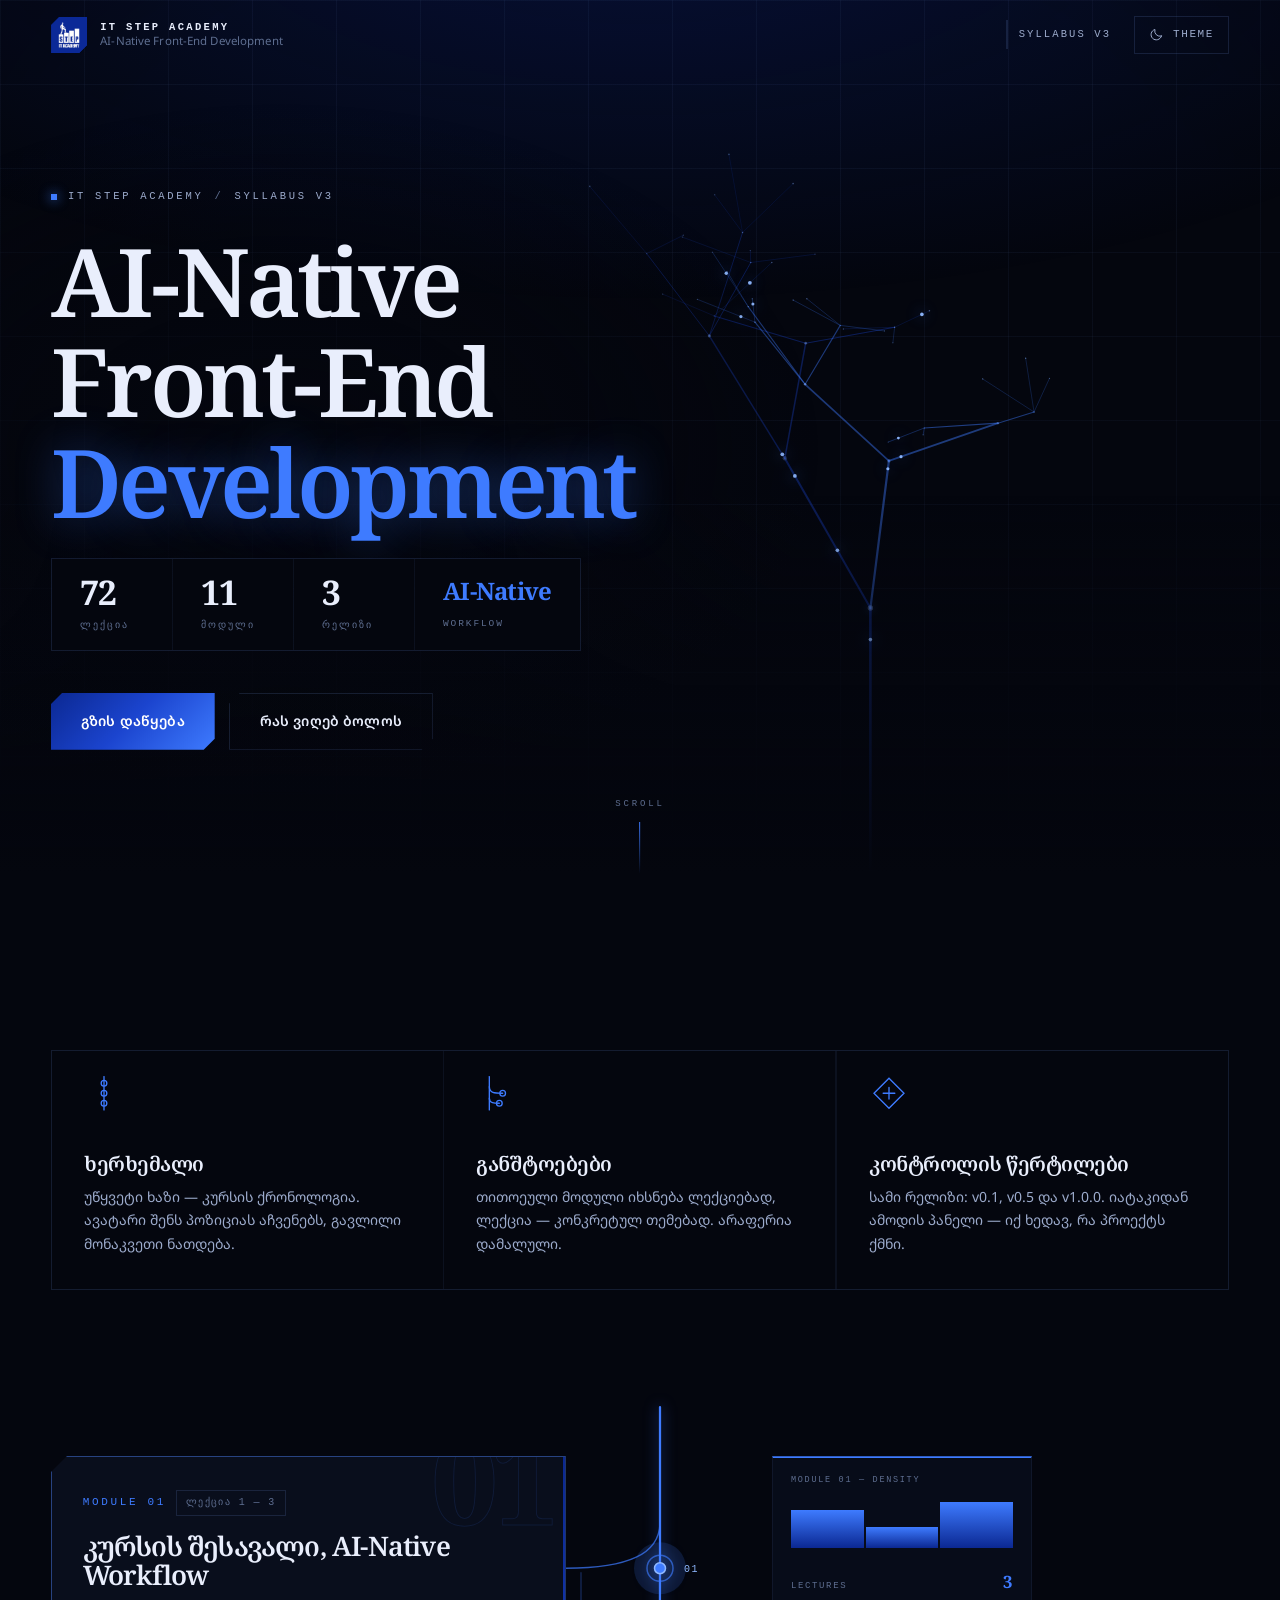
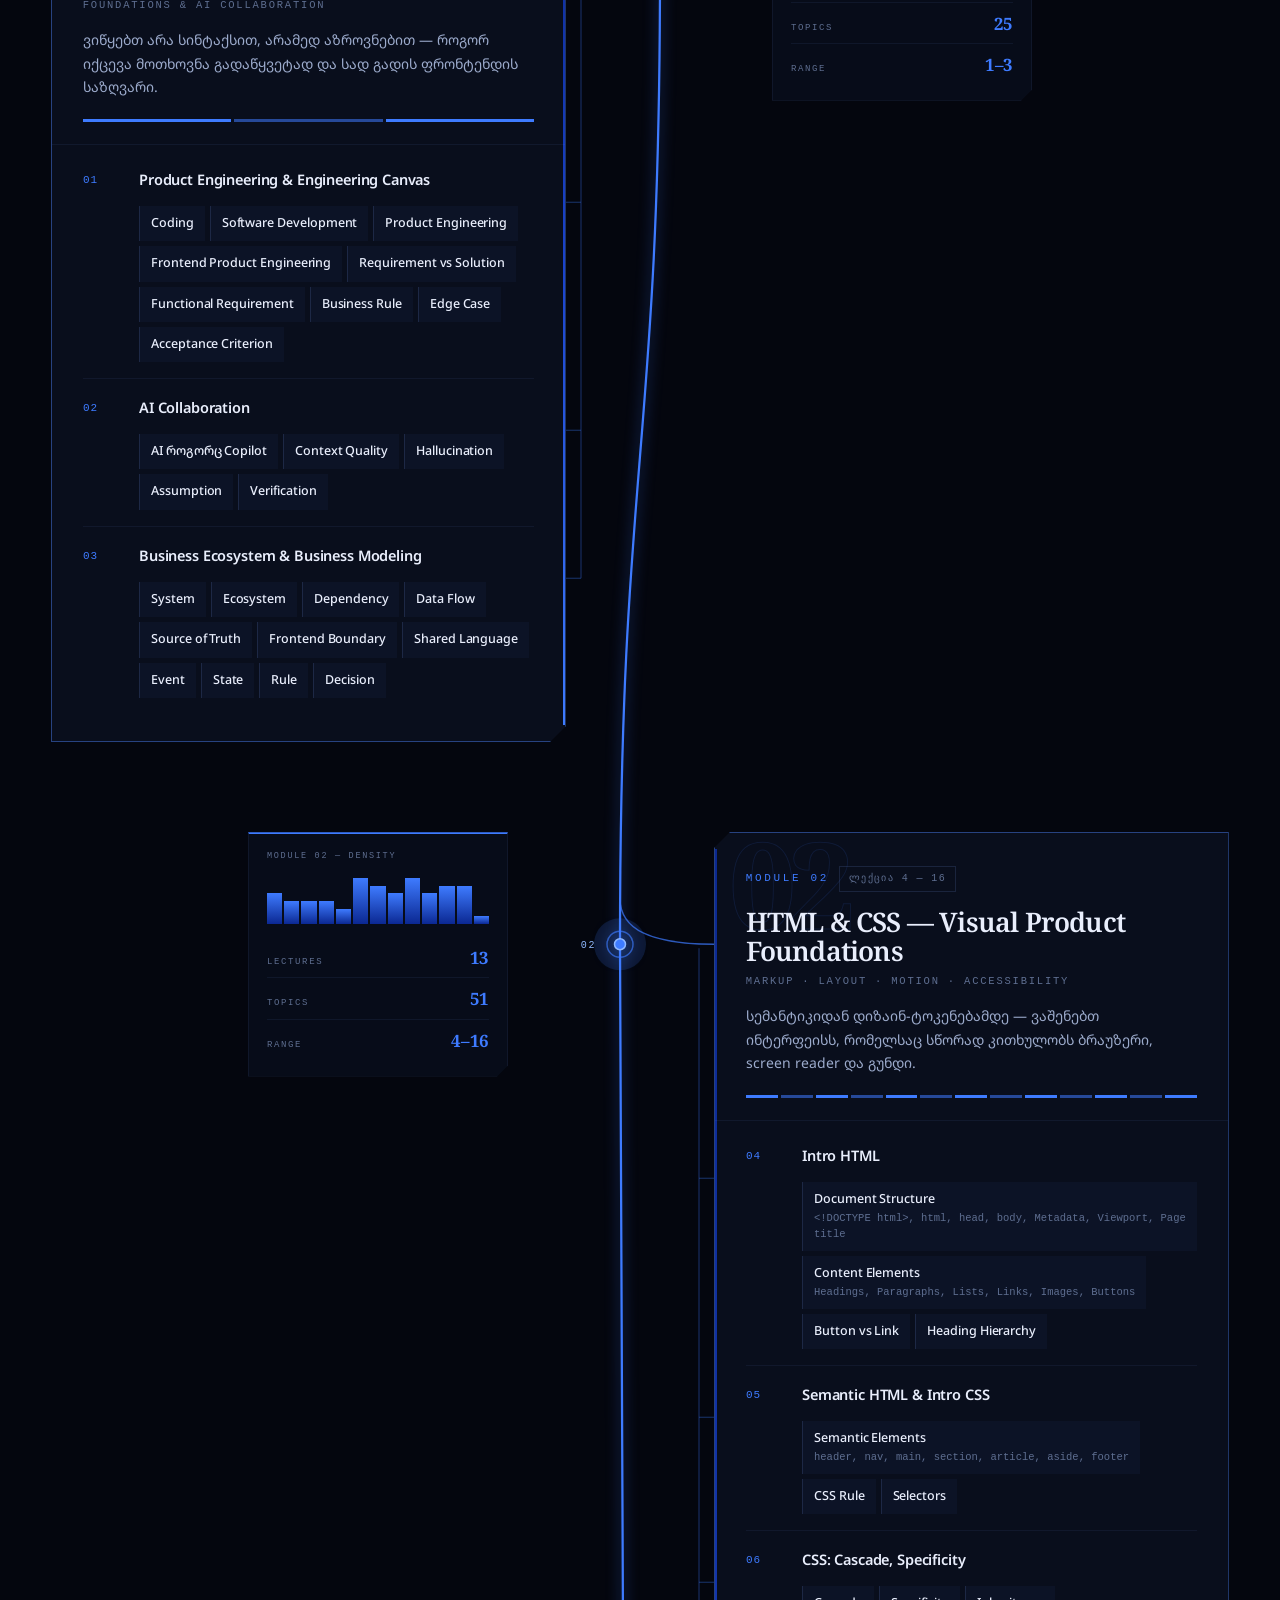
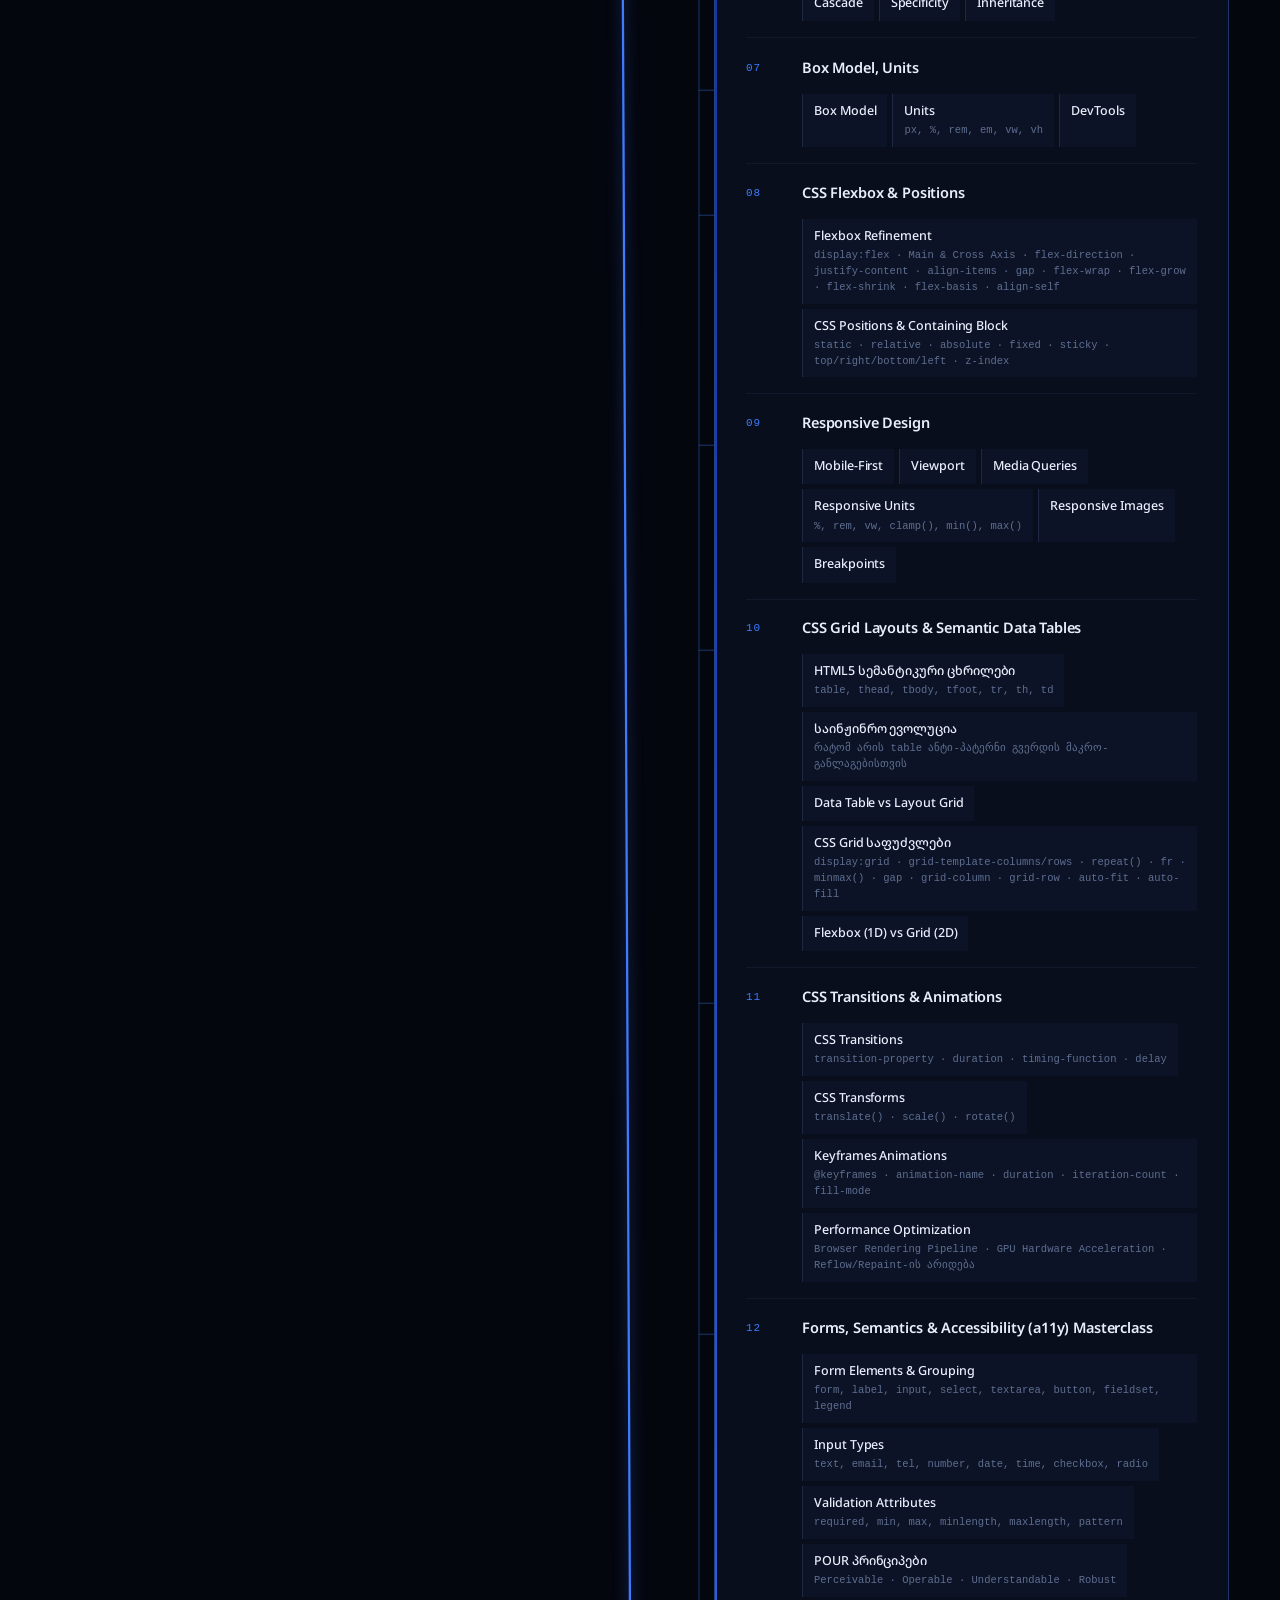
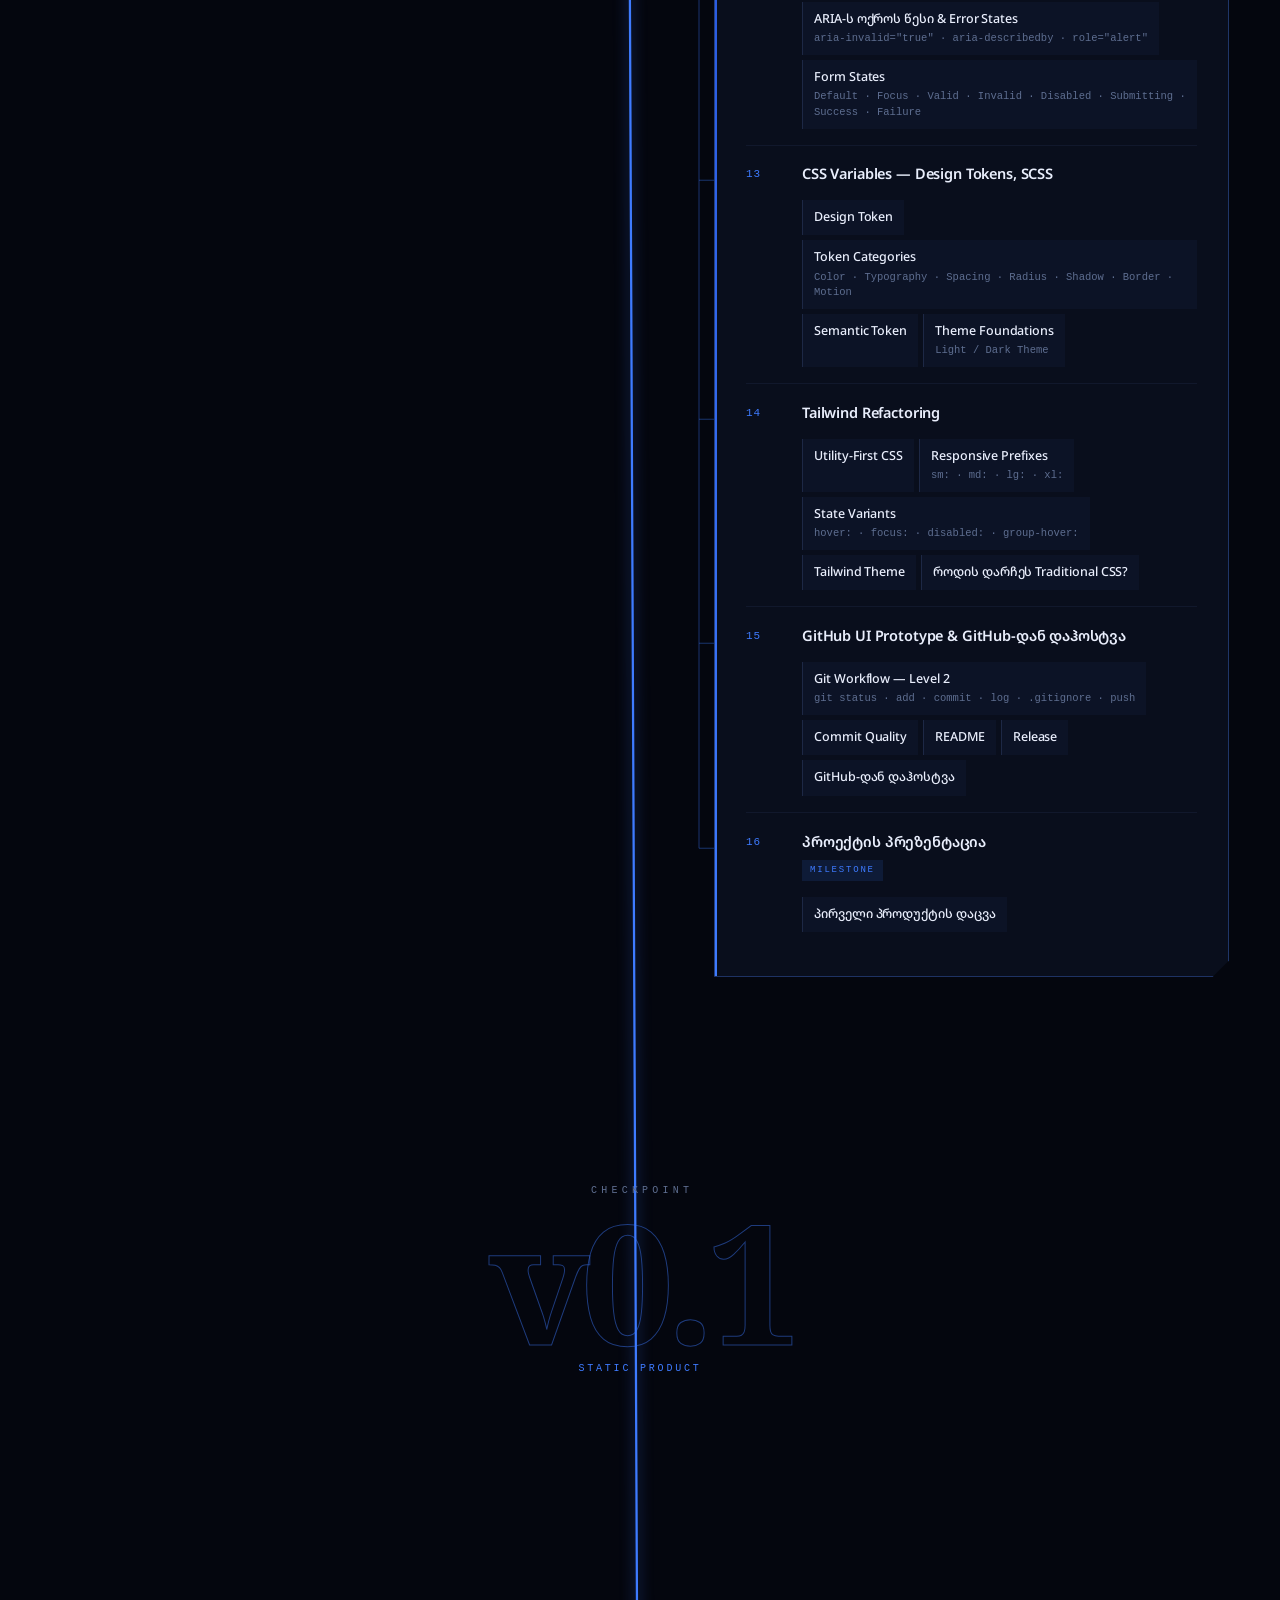
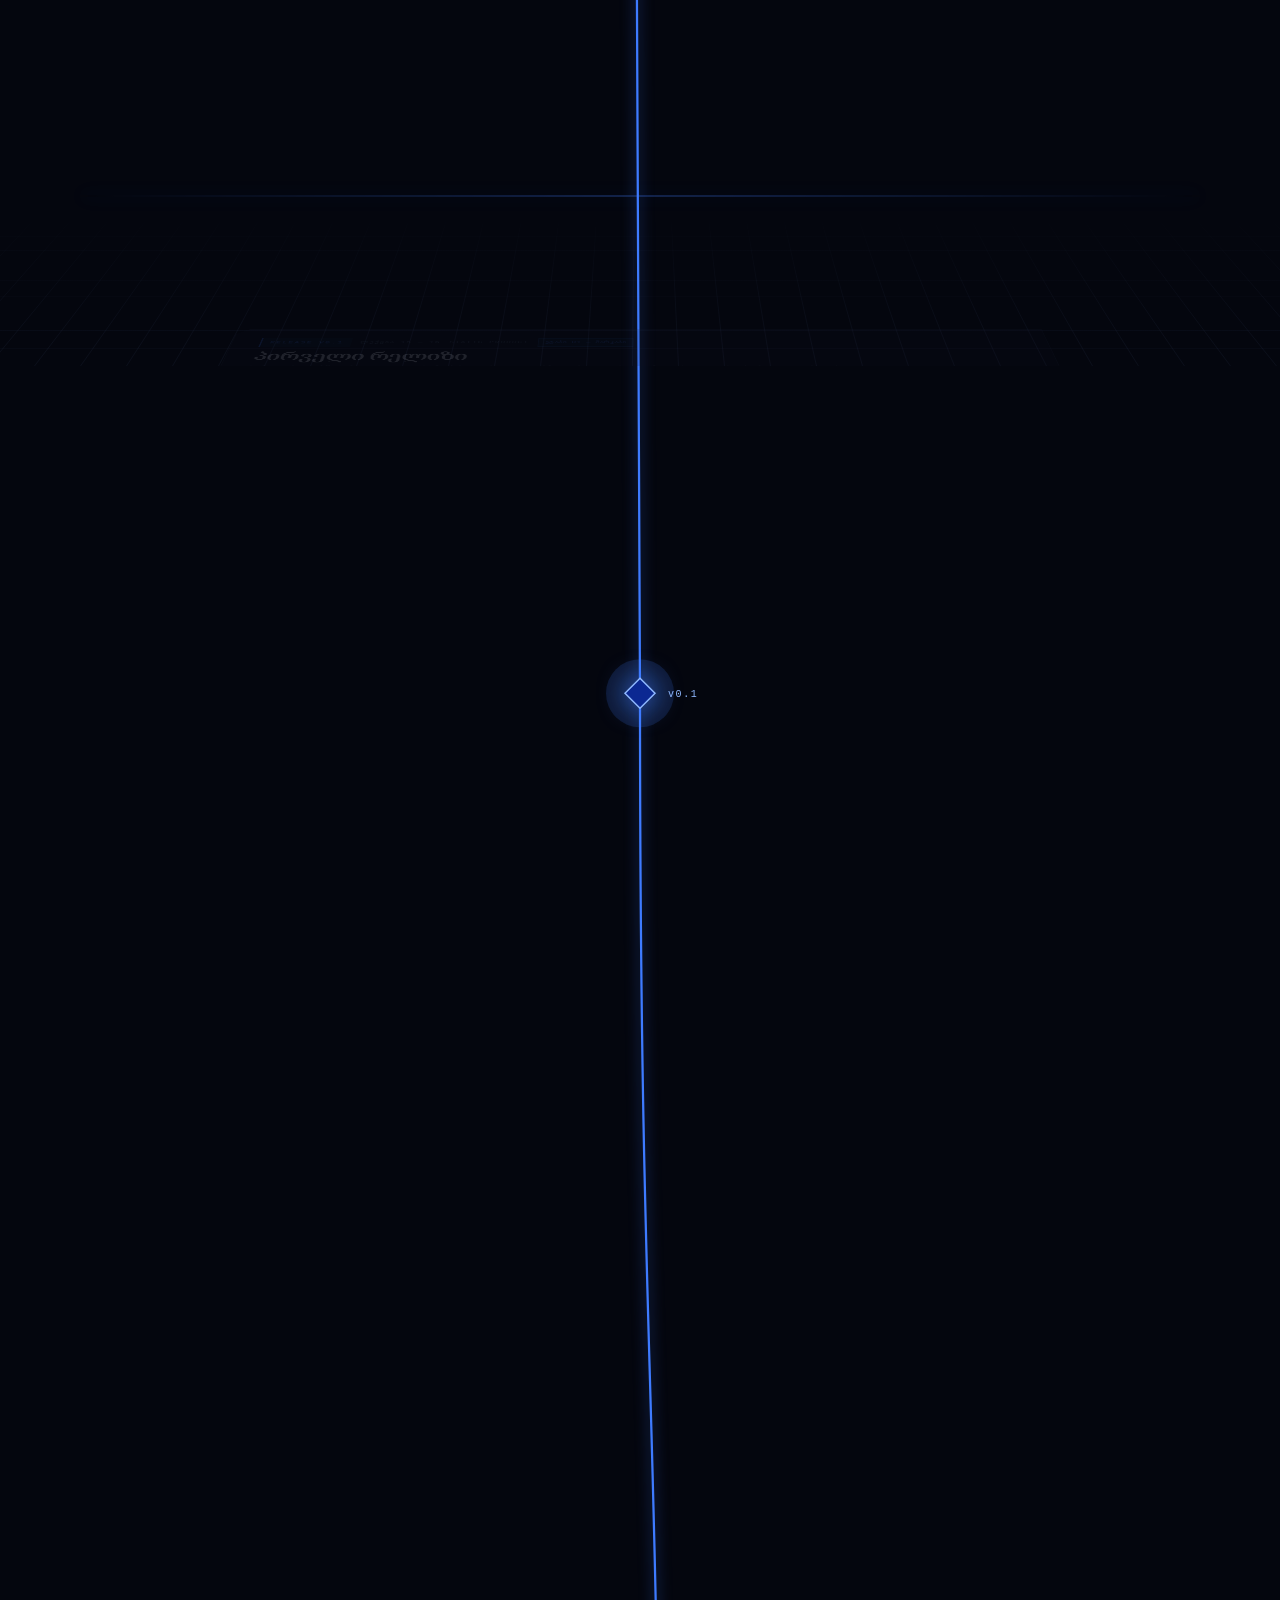
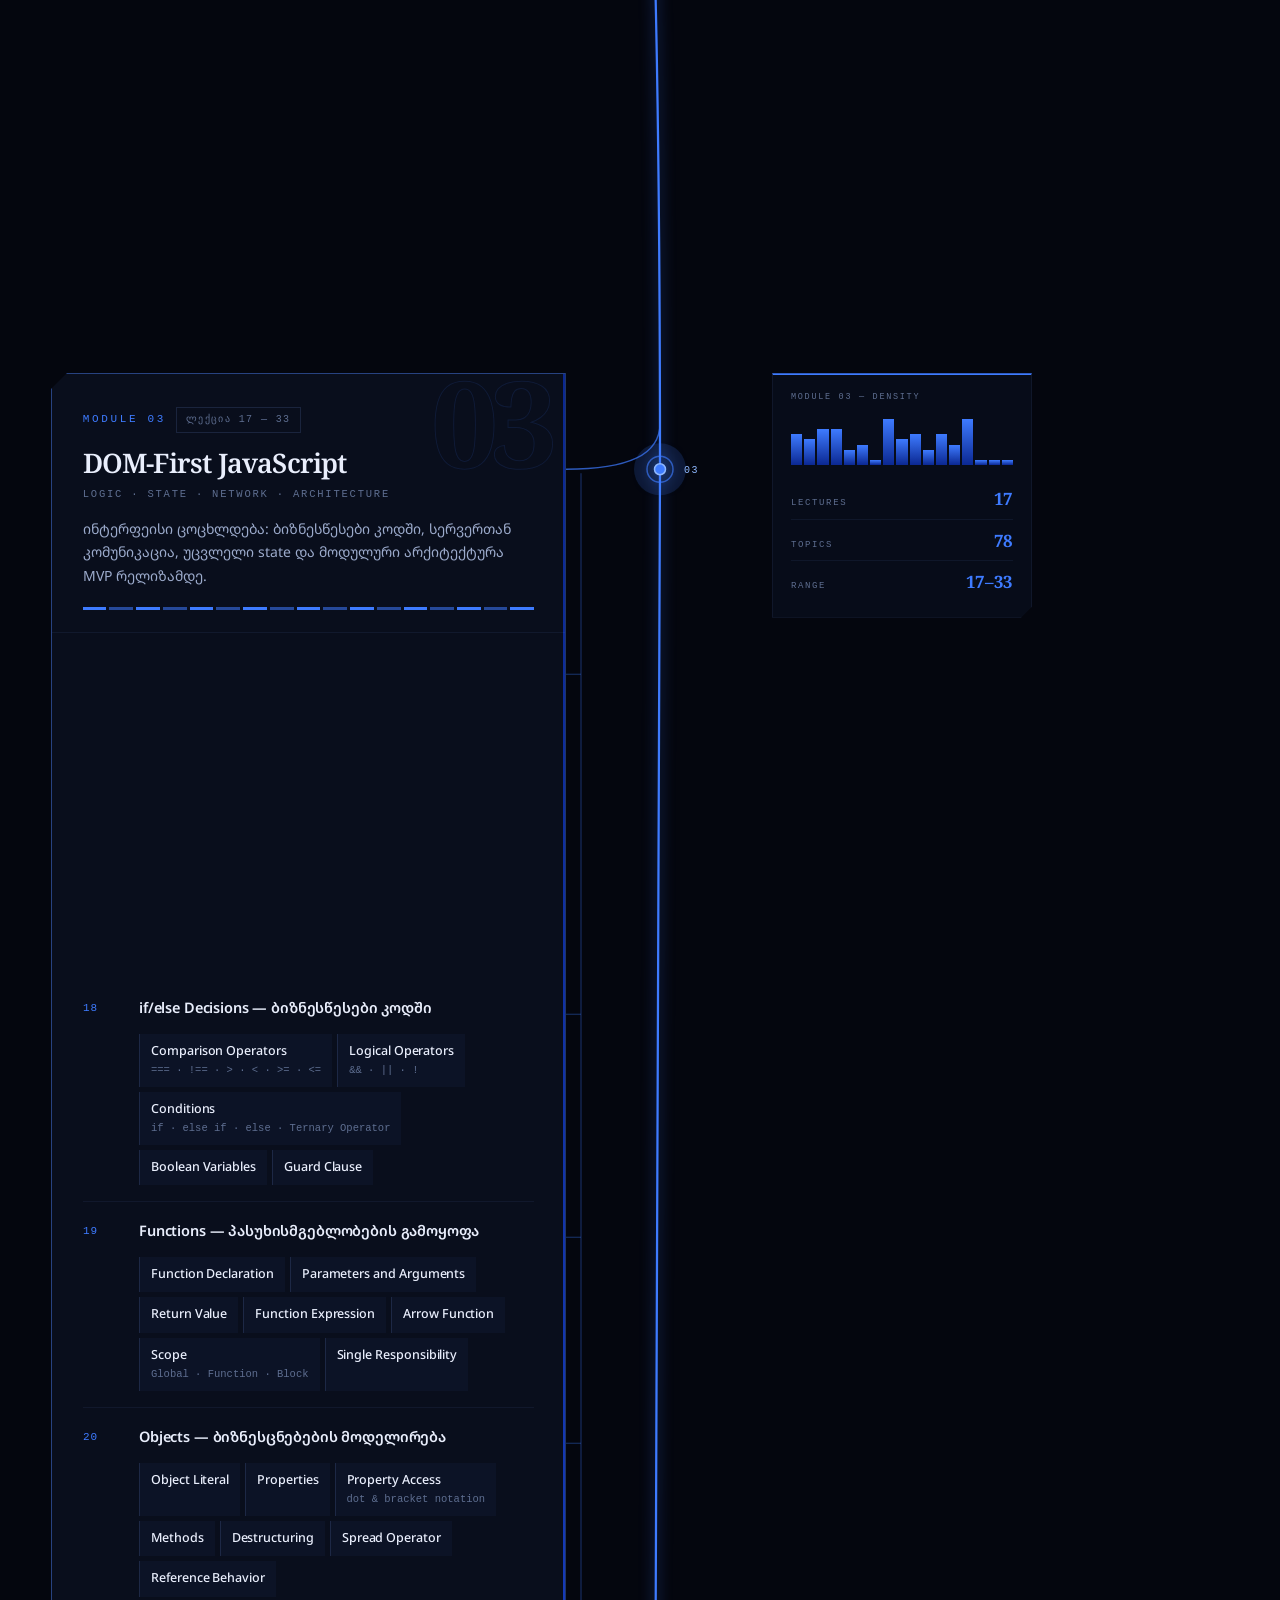
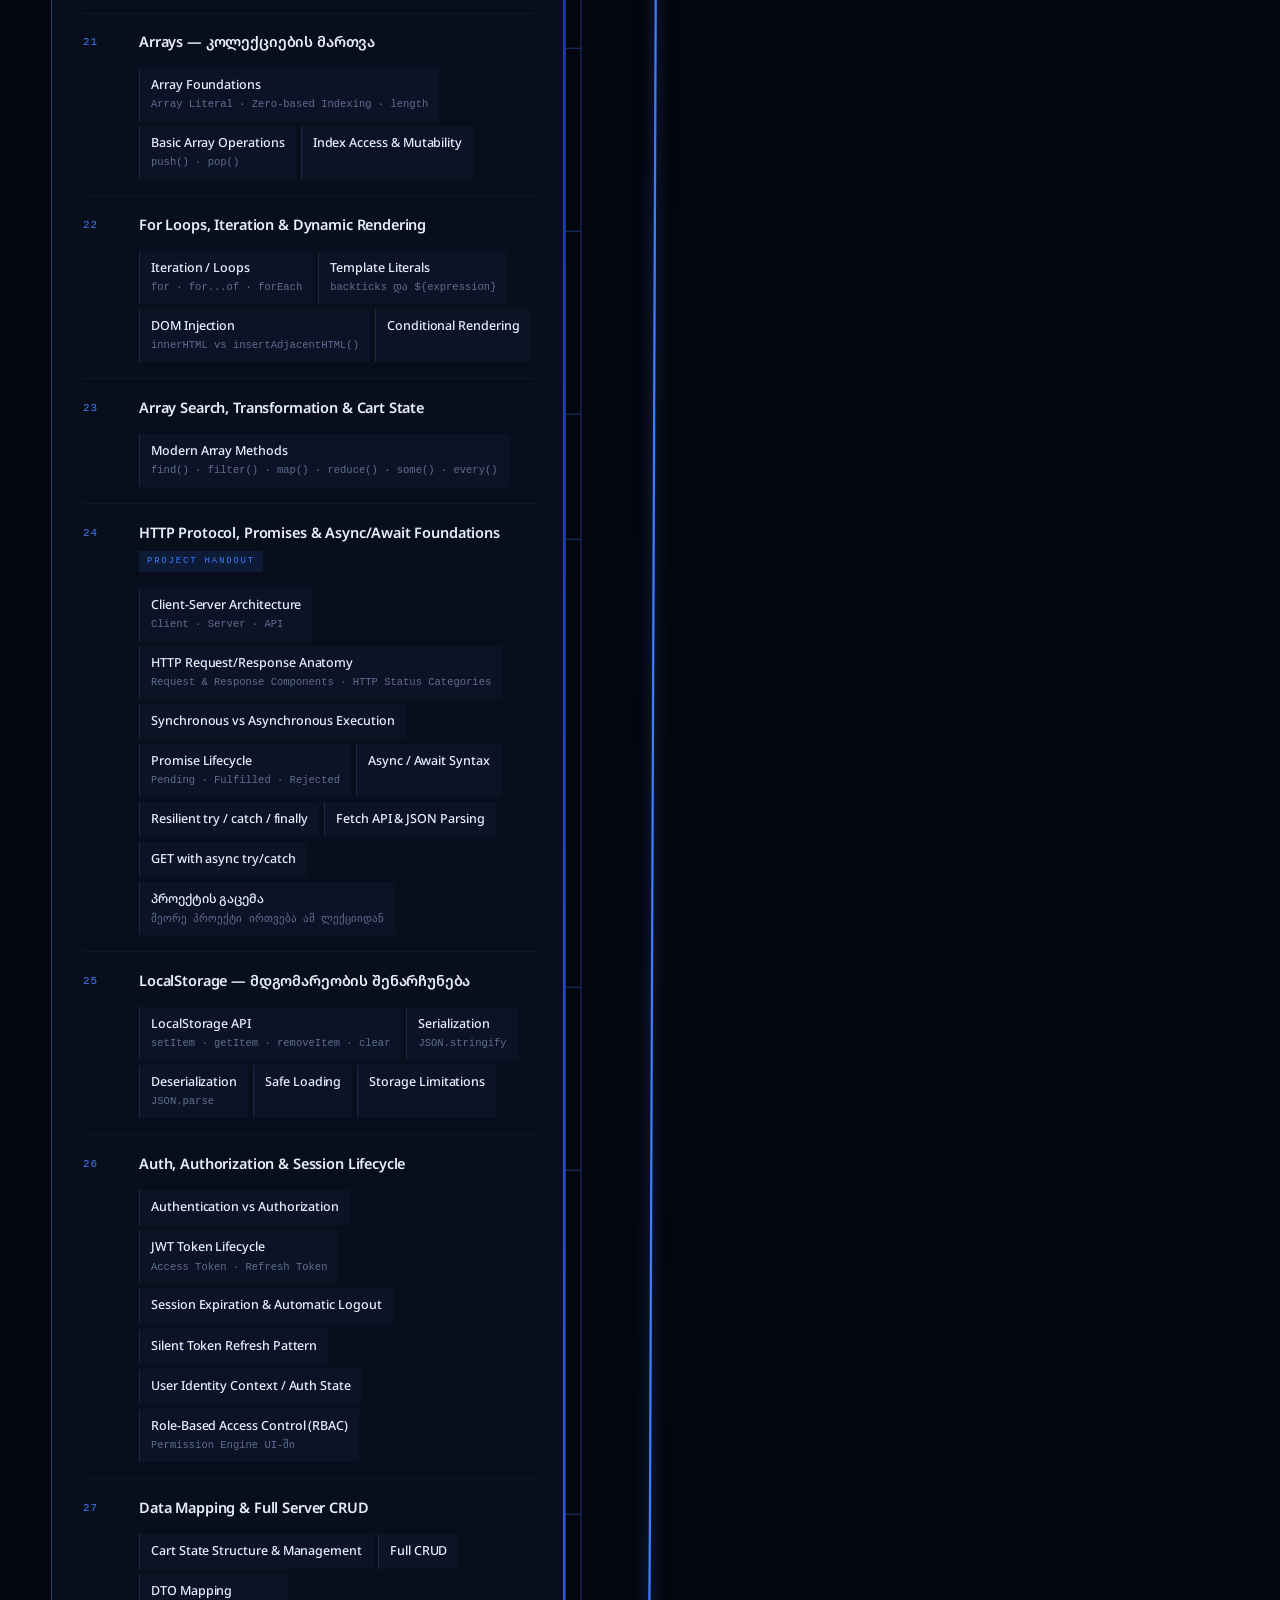
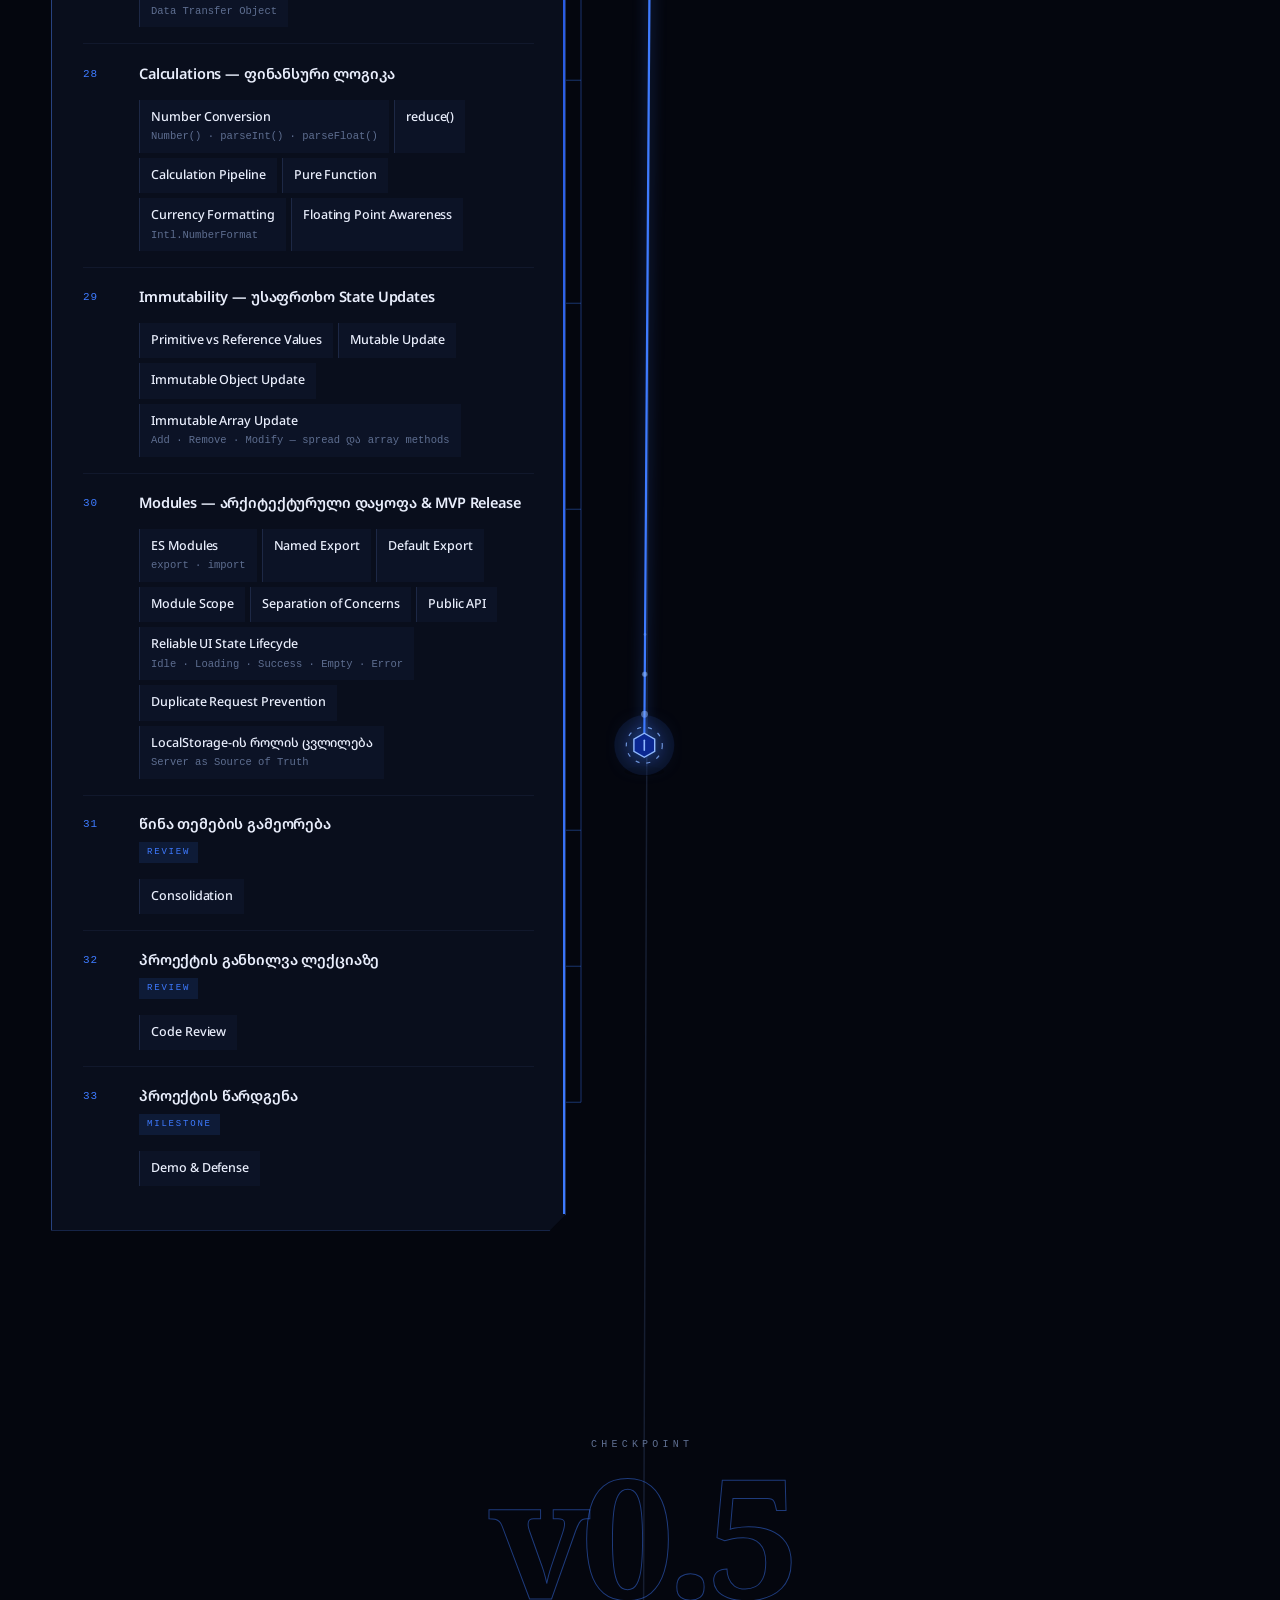
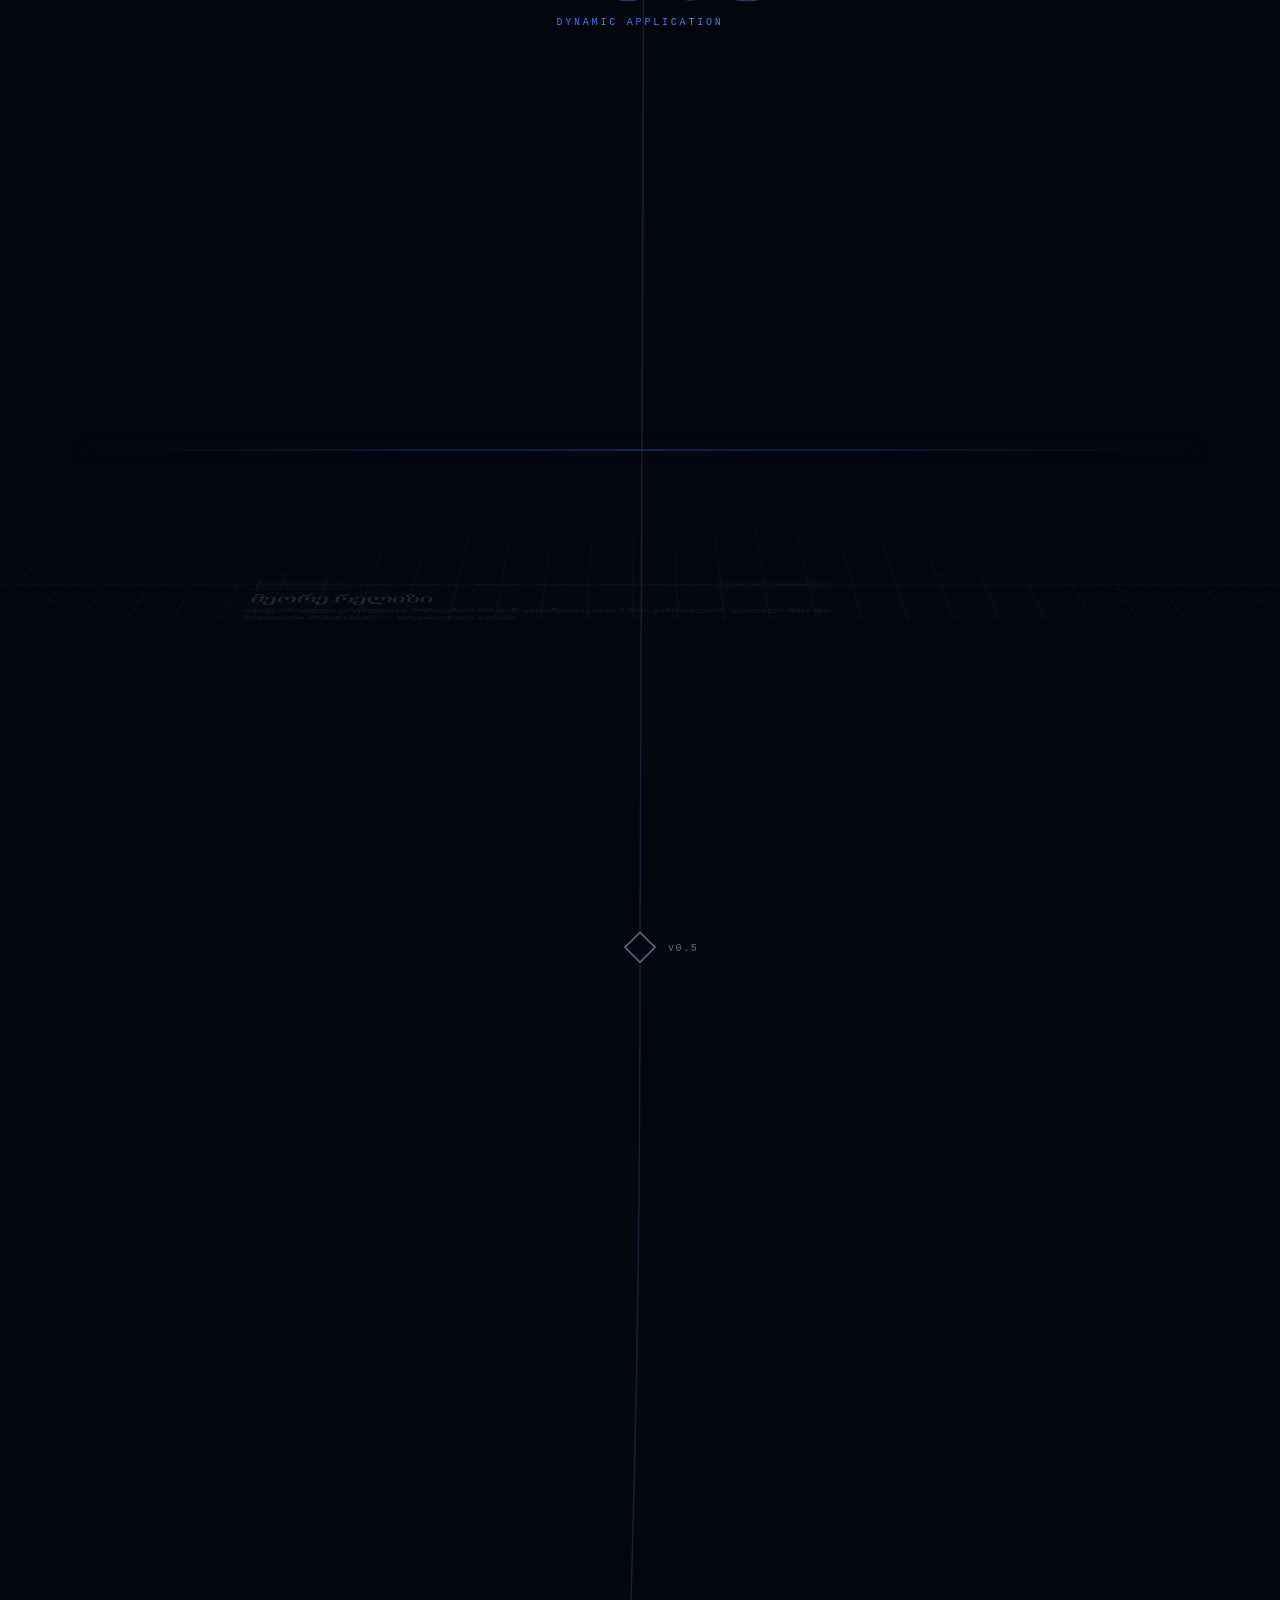
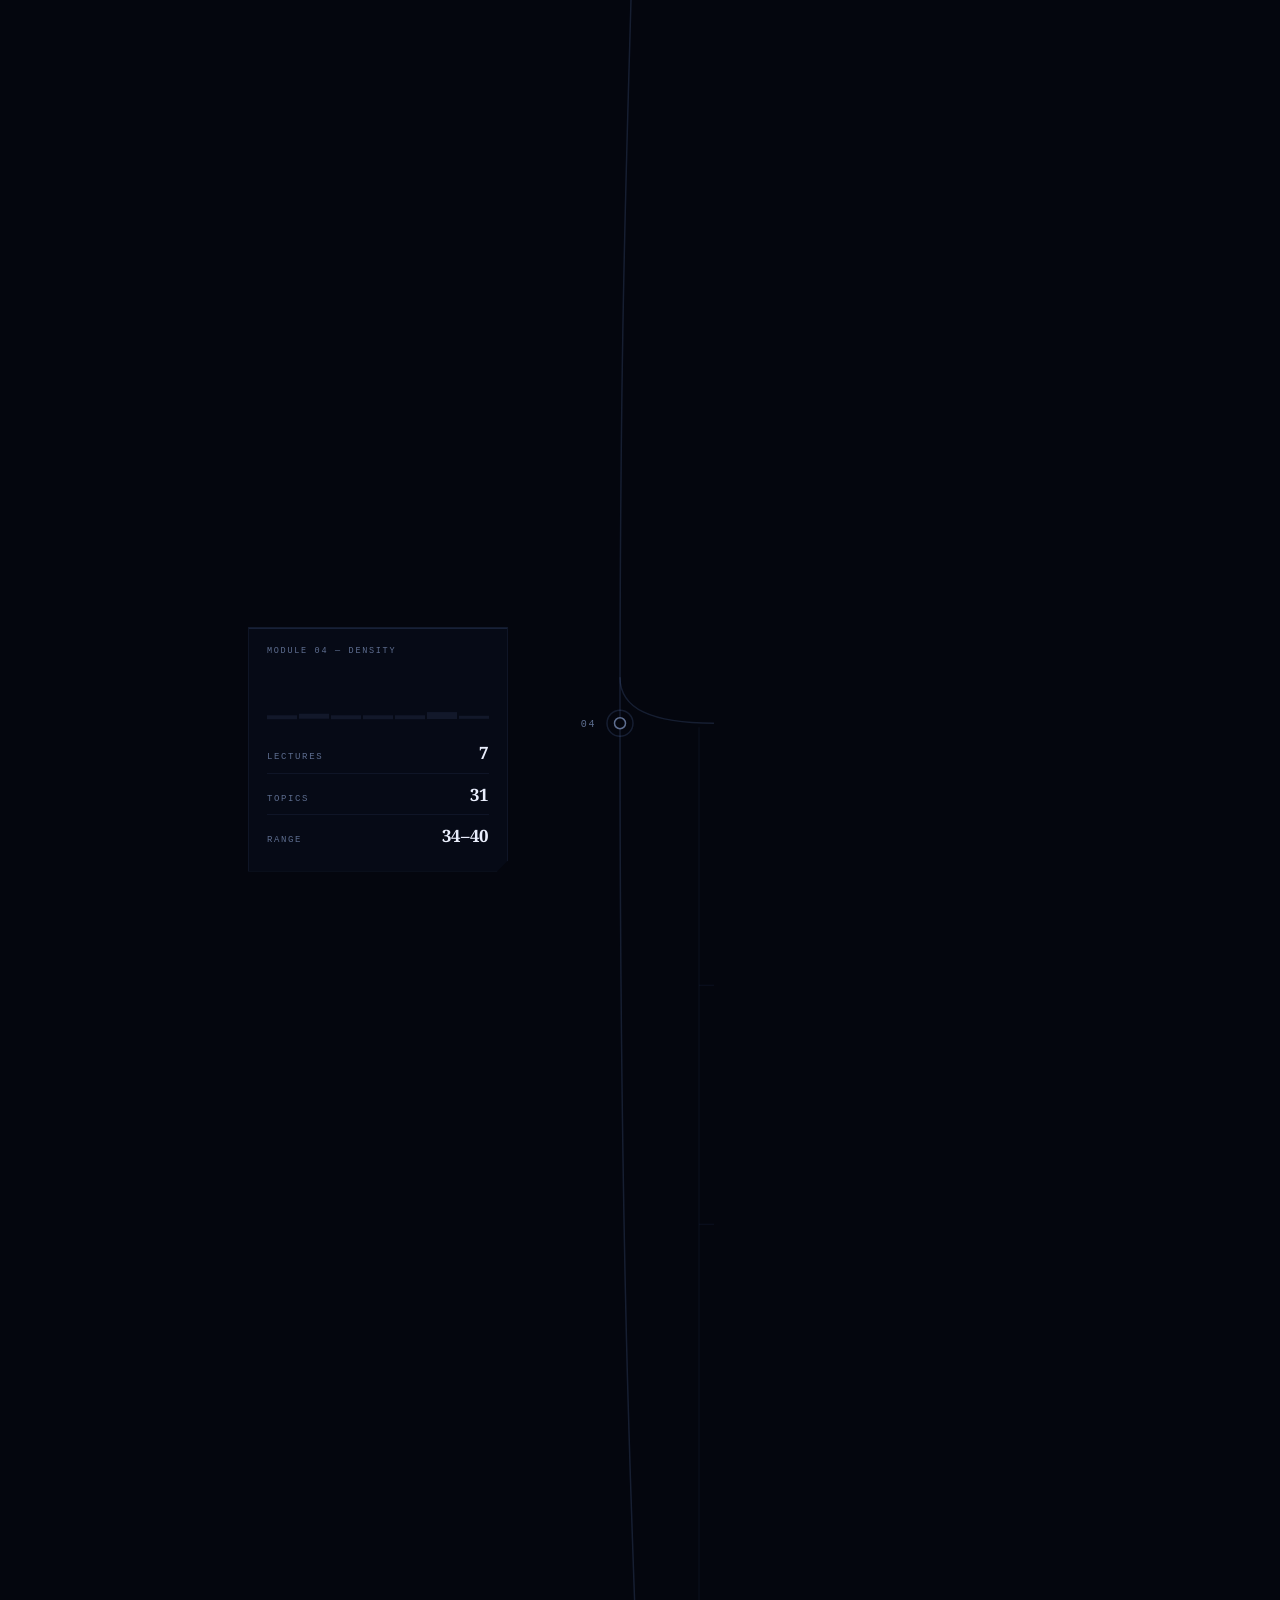
<file: index.html>
<!DOCTYPE html>
<html lang="ka" data-theme="dark" class="no-js">
<head>
<meta charset="utf-8">
<meta name="viewport" content="width=device-width, initial-scale=1">
<script>document.documentElement.classList.remove('no-js');</script>

<!-- ══ SEO ══════════════════════════════════════════════════════════════════
     კანონიკური მისამართი: https://thothcher.github.io/step-syllabus/
     დომენის შეცვლისას განაახლე აქ, sitemap.xml-სა და robots.txt-ში.
     ═══════════════════════════════════════════════════════════════════════ -->
<title>AI-Native Front-End Development — სილაბუსი V3 | IT Step Academy</title>
<meta name="description" content="72 ლექცია, 11 მოდული, 3 პროექტი — HTML და CSS-დან Angular-ის Signals, SSR, ტესტებსა და CI/CD-მდე. IT Step Academy-ის Front-End კურსის ინტერაქტიული სილაბუსი.">
<meta name="author" content="IT Step Academy">
<meta name="robots" content="index, follow, max-image-preview:large, max-snippet:-1">
<link rel="canonical" href="https://thothcher.github.io/step-syllabus/">

<meta property="og:type" content="website">
<meta property="og:site_name" content="IT Step Academy">
<meta property="og:locale" content="ka_GE">
<meta property="og:url" content="https://thothcher.github.io/step-syllabus/">
<meta property="og:title" content="AI-Native Front-End Development — სილაბუსი V3">
<meta property="og:description" content="72 ლექცია, 11 მოდული, 3 პროექტი — ინტერაქტიული რუკა პირველი თეგიდან პროდაქშენში გაშვებულ პროდუქტამდე.">
<meta property="og:image" content="https://thothcher.github.io/step-syllabus/assets/imgs/og-cover.png">
<meta property="og:image:type" content="image/png">
<meta property="og:image:width" content="1200">
<meta property="og:image:height" content="630">
<meta property="og:image:alt" content="AI-Native Front-End Development — 72 ლექცია, 11 მოდული, 3 რელიზი">

<meta name="twitter:card" content="summary_large_image">
<meta name="twitter:title" content="AI-Native Front-End Development — სილაბუსი V3">
<meta name="twitter:description" content="72 ლექცია, 11 მოდული, 3 პროექტი — ინტერაქტიული რუკა პირველი თეგიდან პროდაქშენამდე.">
<meta name="twitter:image" content="https://thothcher.github.io/step-syllabus/assets/imgs/og-cover.png">

<meta name="theme-color" content="#04060E">
<link rel="icon" type="image/png" sizes="447x447" href="assets/imgs/images.png">
<link rel="apple-touch-icon" href="assets/imgs/images.png">

<link rel="preconnect" href="https://fonts.googleapis.com">
<link rel="preconnect" href="https://fonts.gstatic.com" crossorigin>
<link href="https://fonts.googleapis.com/css2?family=Noto+Sans+Georgian:wght@300;400;500;600;700&family=Noto+Serif+Georgian:wght@300;400;500;600;700&display=swap" rel="stylesheet">

<link rel="stylesheet" href="assets/css/base.css">
<link rel="stylesheet" href="assets/css/layout.css">
<link rel="stylesheet" href="assets/css/trail.css">
<link rel="stylesheet" href="assets/css/deck.css">

<script type="application/ld+json">
{
  "@context": "https://schema.org",
  "@graph": [
    {
      "@type": "EducationalOrganization",
      "@id": "https://thothcher.github.io/step-syllabus/#organization",
      "name": "IT Step Academy",
      "alternateName": "STEP IT Academy",
      "url": "https://thothcher.github.io/step-syllabus/",
      "logo": "https://thothcher.github.io/step-syllabus/assets/imgs/images.png"
    },
    {
      "@type": "WebSite",
      "@id": "https://thothcher.github.io/step-syllabus/#website",
      "url": "https://thothcher.github.io/step-syllabus/",
      "name": "AI-Native Front-End Development — სილაბუსი V3",
      "inLanguage": "ka",
      "publisher": { "@id": "https://thothcher.github.io/step-syllabus/#organization" }
    },
    {
      "@type": "WebPage",
      "@id": "https://thothcher.github.io/step-syllabus/#webpage",
      "url": "https://thothcher.github.io/step-syllabus/",
      "name": "AI-Native Front-End Development — სილაბუსი V3 | IT Step Academy",
      "description": "72 ლექცია, 11 მოდული, 3 პროექტი — HTML და CSS-დან Angular-ის Signals, SSR, ტესტებსა და CI/CD-მდე.",
      "inLanguage": "ka",
      "isPartOf": { "@id": "https://thothcher.github.io/step-syllabus/#website" },
      "primaryImageOfPage": "https://thothcher.github.io/step-syllabus/assets/imgs/og-cover.png",
      "about": { "@id": "https://thothcher.github.io/step-syllabus/#course" }
    },
    {
      "@type": "Course",
      "@id": "https://thothcher.github.io/step-syllabus/#course",
      "name": "AI-Native Front-End Development",
      "description": "ფრონტენდ-ინჟინერიის კურსი 72 ლექციაში: პროდუქტული აზროვნება და AI-workflow, სემანტიკური HTML და CSS, DOM-first JavaScript, Angular, RxJS, Signals, SSR, ხელმისაწვდომობა, ტესტირება და CI/CD. სამი დასაცავი პროექტი — v0.1, v0.5 და v1.0.0.",
      "courseCode": "AI-FE-V3",
      "inLanguage": "ka",
      "educationalLevel": "Beginner to Advanced",
      "provider": { "@id": "https://thothcher.github.io/step-syllabus/#organization" },
      "image": "https://thothcher.github.io/step-syllabus/assets/imgs/og-cover.png",
      "about": [
        "HTML", "CSS", "Accessibility", "JavaScript", "TypeScript", "Angular",
        "RxJS", "Angular Signals", "Server-Side Rendering", "Unit Testing",
        "CI/CD", "AI-assisted development"
      ],
      "teaches": [
        "მოთხოვნის დაშლა ფუნქციებად, ბიზნესწესებად და acceptance criteria-დ",
        "სემანტიკური, რესპონსიული და ხელმისაწვდომი ინტერფეისი დიზაინ-ტოკენებზე",
        "DOM, async, immutability და მოდულური არქიტექტურა ფრეიმვორქის გარეშე",
        "Angular — standalone კომპონენტები, DI, RxJS და Signals ერთ სისტემაში",
        "Core Web Vitals, virtual scroll, SSR და კლავიატურით სრული კონტროლი",
        "AI როგორც copilot — კონტექსტი, ვერიფიკაცია და გეითვეი ინტეგრაციები",
        "Jasmine, TestBed და ასინქრონული ტესტირება",
        "Git, რელიზები, CI/CD და სემანტიკური ვერსიონირება"
      ],
      "syllabusSections": [
        { "@type": "Syllabus", "position": 1, "name": "კურსის შესავალი, AI-Native Workflow", "description": "ლექცია 1–3. Product Engineering, Engineering Canvas, AI Collaboration, Business Ecosystem და Business Modeling." },
        { "@type": "Syllabus", "position": 2, "name": "HTML & CSS — Visual Product Foundations", "description": "ლექცია 4–16. სემანტიკური HTML, cascade და specificity, box model, Flexbox, Grid, responsive design, ანიმაციები, ფორმები და a11y, design tokens, Tailwind, Git და GitHub-ზე დაჰოსტვა." },
        { "@type": "Syllabus", "position": 3, "name": "DOM-First JavaScript", "description": "ლექცია 17–33. ცვლადები, DOM, ბიზნესწესები კოდში, ფუნქციები, ობიექტები, მასივები, HTTP და async/await, LocalStorage, ავთენტიფიკაცია და RBAC, CRUD, გამოთვლები, immutability და ES Modules." },
        { "@type": "Syllabus", "position": 4, "name": "Angular-ის საფუძვლები, არქიტექტურა და მკაცრი ტიპიზაცია", "description": "ლექცია 34–40. SPA, strict TypeScript, standalone კომპონენტები, ბაინდინგები, control flow, @Input/@Output და Router." },
        { "@type": "Syllabus", "position": 5, "name": "Services, HttpClient, CRUD, RxJS Observable", "description": "ლექცია 41–47. Dependency Injection, HttpClient, Observables და subscription მენეჯმენტი, ოპერატორები, ფორმები, სრული CRUD და შეცდომებისგან აღდგენა." },
        { "@type": "Syllabus", "position": 6, "name": "Signals და Signal Forms", "description": "ლექცია 48–51. signal, computed, effect, Signal Forms, TypeScript utility types და ვალიდატორები." },
        { "@type": "Syllabus", "position": 7, "name": "Advanced OOP და Injectable ფაილები", "description": "ლექცია 52–54. Functional route guards, custom type guards, lazy loading, @defer, custom directives და pipes." },
        { "@type": "Syllabus", "position": 8, "name": "Advanced Signals & RxJS", "description": "ლექცია 55–60. Zoneless reactivity, toSignal/toObservable, switchMap, გლობალური state სიგნალებზე, functional interceptors, rxResource და NgRx SignalStore." },
        { "@type": "Syllabus", "position": 9, "name": "Angular-ის დამატებითი თემები", "description": "ლექცია 61–62. PrimeNG კომპონენტების ბიბლიოთეკა და ინტერნაციონალიზაცია (i18n)." },
        { "@type": "Syllabus", "position": 10, "name": "Production-Grade Angular", "description": "ლექცია 63–65. Runtime performance და profiling, Core Web Vitals, Angular CDK და a11y, SSR და hydration." },
        { "@type": "Syllabus", "position": 11, "name": "AI Service Integration (n8n), Testing & Cloud Deployment", "description": "ლექცია 66–72. AI ასისტენტი n8n gateway-ით, event-driven ავტომატიზაცია, Jasmine და TestBed, CI/CD და v1.0.0 რელიზი." }
      ]
    }
  ]
}
</script>
</head>

<body class="is-booting">

<!-- ░░ custom cursor ░░ -->
<div class="cursor" aria-hidden="true">
  <div class="cursor__dot"></div>
  <div class="cursor__ring">
    <svg viewBox="0 0 48 48"><circle cx="24" cy="24" r="21"/></svg>
  </div>
  <div class="cursor__label"><span></span></div>
</div>

<!-- ░░ boot screen ░░ -->
<div class="boot" id="boot" aria-hidden="true">
  <div class="boot__inner">
    <div class="boot__mark">
      <svg viewBox="0 0 64 64" aria-hidden="true">
        <path class="boot__spine" d="M32 4 V60" />
        <path class="boot__br" d="M32 20 C32 20 44 20 44 32" />
        <path class="boot__br" d="M32 34 C32 34 20 34 20 46" />
        <circle class="boot__node" cx="32" cy="4" r="3"/>
        <circle class="boot__node" cx="44" cy="32" r="3"/>
        <circle class="boot__node" cx="20" cy="46" r="3"/>
        <circle class="boot__node" cx="32" cy="60" r="3"/>
      </svg>
    </div>
    <div class="boot__meta">
      <span class="boot__label">BUILDING ROADMAP</span>
      <span class="boot__pct" id="bootPct">00</span>
    </div>
    <div class="boot__bar"><i id="bootBar"></i></div>
  </div>
</div>

<!-- ░░ fixed chrome ░░ -->
<header class="topbar">
  <a class="brand" href="#top" data-cursor="link">
    <span class="brand__mark" aria-hidden="true">
      <img src="assets/imgs/images.png" alt="" width="36" height="36" decoding="async">
    </span>
    <span class="brand__text">
      <b>IT STEP ACADEMY</b>
      <i>AI-Native Front-End Development</i>
    </span>
  </a>

  <div class="topbar__right">
    <span class="tag tag--ver">SYLLABUS V3</span>
    <button class="ghost-btn" id="themeBtn" type="button" data-cursor="link" aria-label="თემის გადართვა">
      <svg class="ic ic--moon" viewBox="0 0 24 24" aria-hidden="true"><path d="M20 14.5A8.5 8.5 0 0 1 9.5 4a8.5 8.5 0 1 0 10.5 10.5Z"/></svg>
      <svg class="ic ic--sun" viewBox="0 0 24 24" aria-hidden="true"><circle cx="12" cy="12" r="4.2"/><path d="M12 2v2.6M12 19.4V22M2 12h2.6M19.4 12H22M4.9 4.9l1.9 1.9M17.2 17.2l1.9 1.9M19.1 4.9l-1.9 1.9M6.8 17.2l-1.9 1.9"/></svg>
      <span class="ghost-btn__txt">Theme</span>
    </button>
  </div>
</header>

<!-- ░░ module rail ░░ -->
<nav class="rail" id="rail" aria-label="მოდულების ნავიგაცია"></nav>

<main id="top">

  <!-- ══════════════════════════════════ HERO ══════════════════════════════ -->
  <section class="hero" id="hero">
    <canvas class="hero__canvas" id="tree3d" aria-hidden="true"></canvas>
    <div class="hero__veil" aria-hidden="true"></div>

    <div class="hero__inner">
      <div class="hero__kicker" data-rv="up">
        <span class="dot"></span>
        <span>IT STEP ACADEMY</span>
        <span class="sep">/</span>
        <span>SYLLABUS V3</span>
      </div>

      <h1 class="hero__title" aria-label="AI-Native Front-End Development">
        <span class="tw" data-tw aria-hidden="true"><span class="tw__l">AI-Native</span><span class="tw__l">Front-End</span><span class="tw__l tw__l--hi">Development</span></span>
      </h1>

      <div class="hero__stats" data-rv="up" data-rv-delay="340">
        <div class="stat"><b data-count="72">72</b><span>ლექცია</span></div>
        <div class="stat"><b data-count="11">11</b><span>მოდული</span></div>
        <div class="stat"><b data-count="3">3</b><span>რელიზი</span></div>
        <div class="stat stat--wide"><b>AI-Native</b><span>workflow</span></div>
      </div>

      <div class="hero__cta" data-rv="up" data-rv-delay="460">
        <a class="btn btn--solid" href="#trail" data-cursor="go"><span>გზის დაწყება</span></a>
        <a class="btn btn--line" href="#outcome" data-cursor="link"><span>რას ვიღებ ბოლოს</span></a>
      </div>
    </div>

    <div class="hero__scroll" aria-hidden="true">
      <span>SCROLL</span>
      <i></i>
    </div>
  </section>

  <!-- ═══════════════════════════════ LEGEND ═══════════════════════════════ -->
  <section class="legend" id="legend">
    <div class="wrap">

      <div class="legend__grid">
        <article class="lcard" data-rv="up">
          <div class="lcard__ic" aria-hidden="true" data-par="0.10">
            <svg viewBox="0 0 48 48"><path d="M24 4v40"/><circle cx="24" cy="12" r="3.4"/><circle cx="24" cy="24" r="3.4"/><circle cx="24" cy="36" r="3.4"/></svg>
          </div>
          <h3>ხერხემალი</h3>
          <p>უწყვეტი ხაზი — კურსის ქრონოლოგია. ავატარი შენს პოზიციას აჩვენებს, გავლილი მონაკვეთი ნათდება.</p>
        </article>

        <article class="lcard" data-rv="up" data-rv-delay="120">
          <div class="lcard__ic" aria-hidden="true" data-par="0.10">
            <svg viewBox="0 0 48 48"><path d="M16 4v40"/><path d="M16 16c0 8 6 8 16 8"/><path d="M16 30c0 6 6 6 12 6"/><circle cx="32" cy="24" r="3.4"/><circle cx="28" cy="36" r="3.4"/></svg>
          </div>
          <h3>განშტოებები</h3>
          <p>თითოეული მოდული იხსნება ლექციებად, ლექცია — კონკრეტულ თემებად. არაფერია დამალული.</p>
        </article>

        <article class="lcard" data-rv="up" data-rv-delay="240">
          <div class="lcard__ic" aria-hidden="true" data-par="0.10">
            <svg viewBox="0 0 48 48"><path d="M24 6 42 24 24 42 6 24Z"/><path d="M24 17v14M17 24h14"/></svg>
          </div>
          <h3>კონტროლის წერტილები</h3>
          <p>სამი რელიზი: v0.1, v0.5 და v1.0.0. იატაკიდან ამოდის პანელი — იქ ხედავ, რა პროექტს ქმნი.</p>
        </article>
      </div>
    </div>
  </section>

  <!-- ════════════════════════════════ TRAIL ═══════════════════════════════ -->
  <section class="trail" id="trail">
    <svg class="trail__svg" id="trailSvg" aria-hidden="true" xmlns="http://www.w3.org/2000/svg"></svg>
    <div class="trail__flow" id="trailFlow"></div>
  </section>

  <!-- JavaScript-ის გარეშე რუკა ვერ აიგება — იგივე სილაბუსი ტექსტურად -->
  <noscript>
    <section class="nojs">
      <div class="wrap">
        <h2>სილაბუსი — 11 მოდული, 72 ლექცია</h2>
        <p class="nojs__note">ინტერაქტიული რუკისთვის საჭიროა JavaScript. ქვემოთ იმავე კურსის სტრუქტურაა.</p>
        <ol class="nojs__list">
          <li><h3>01 — კურსის შესავალი, AI-Native Workflow <b>ლექცია 1–3</b></h3>
            <p>Product Engineering და Engineering Canvas, AI Collaboration, Business Ecosystem და Business Modeling.</p></li>
          <li><h3>02 — HTML &amp; CSS — Visual Product Foundations <b>ლექცია 4–16</b></h3>
            <p>სემანტიკური HTML, cascade და specificity, box model, Flexbox, CSS Grid, responsive design, transitions და animations, ფორმები და a11y, design tokens, Tailwind, Git და GitHub-ზე დაჰოსტვა.</p></li>
          <li class="nojs__cp"><h3>რელიზი v0.1 — Static Product <b>ლექცია 15–16</b></h3>
            <p>პირველი დასაცავი პროექტი სუფთა მარკაპში — აირჩიე ერთი პროდუქტი და სამივე რელიზში ის გაგყვება:
              <a href="https://restaurant.stepacademy.ge/" target="_blank" rel="noopener">Restaurant</a>,
              <a href="https://trains.stepacademy.ge/trains" target="_blank" rel="noopener">Trains</a> ან
              <a href="https://shop.stepacademy.ge/" target="_blank" rel="noopener">Shop</a>.</p></li>
          <li><h3>03 — DOM-First JavaScript <b>ლექცია 17–33</b></h3>
            <p>ცვლადები და DOM, ბიზნესწესები კოდში, ფუნქციები, ობიექტები, მასივები, დინამიკური რენდერი, HTTP და async/await, LocalStorage, ავთენტიფიკაცია და RBAC, სრული CRUD, ფინანსური გამოთვლები, immutability და ES Modules.</p></li>
          <li class="nojs__cp"><h3>რელიზი v0.5 — Dynamic Application <b>გაცემა ლექცია 24, წარდგენა ლექცია 33</b></h3>
            <p>იგივე პროდუქტი JavaScript-ზე — API, ავთენტიფიკაცია, CRUD და უცვლელი state:
              <a href="https://restaurant.stepacademy.ge/" target="_blank" rel="noopener">Restaurant</a>,
              <a href="https://trains.stepacademy.ge/trains" target="_blank" rel="noopener">Trains</a> ან
              <a href="https://shop.stepacademy.ge/" target="_blank" rel="noopener">Shop</a>.</p></li>
          <li><h3>04 — Angular-ის საფუძვლები, არქიტექტურა და მკაცრი ტიპიზაცია <b>ლექცია 34–40</b></h3>
            <p>SPA, strict TypeScript, standalone კომპონენტები, ბაინდინგები, modern control flow, @Input/@Output და Angular Router.</p></li>
          <li><h3>05 — Services, HttpClient, CRUD, RxJS Observable <b>ლექცია 41–47</b></h3>
            <p>Dependency Injection, HttpClient, Observables და subscription მენეჯმენტი, ოპერატორები და async pipe, template/reactive forms, სრული CRUD, retry და catchError.</p></li>
          <li><h3>06 — Signals და Signal Forms <b>ლექცია 48–51</b></h3>
            <p>signal, computed, effect, Signal Forms, TypeScript utility types და ვალიდატორები.</p></li>
          <li><h3>07 — Advanced OOP და „Injectable" ფაილები <b>ლექცია 52–54</b></h3>
            <p>Functional route guards, custom type guards, lazy loading და @defer, custom directives და pipes.</p></li>
          <li><h3>08 — Advanced Signals &amp; RxJS <b>ლექცია 55–60</b></h3>
            <p>Zoneless reactivity, toSignal/toObservable, switchMap, გლობალური state სიგნალებზე, functional interceptors, rxResource და NgRx SignalStore.</p></li>
          <li><h3>09 — Angular-ის დამატებითი თემები <b>ლექცია 61–62</b></h3>
            <p>PrimeNG კომპონენტების ბიბლიოთეკა და ინტერნაციონალიზაცია (i18n).</p></li>
          <li><h3>10 — Production-Grade Angular <b>ლექცია 63–65</b></h3>
            <p>Runtime performance და profiling, Core Web Vitals, Angular CDK და accessibility, SSR და hydration.</p></li>
          <li><h3>11 — AI Service Integration (n8n), Testing &amp; Cloud Deployment <b>ლექცია 66–72</b></h3>
            <p>AI ასისტენტი n8n gateway-ით, event-driven ავტომატიზაცია, Jasmine და TestBed, DevOps და CI/CD.</p></li>
          <li class="nojs__cp"><h3>რელიზი v1.0.0 — Production Platform <b>ლექცია 71–72</b></h3>
            <p>საფინალო ვერსია Angular-ზე — signals, SSR, ტესტები და CI/CD:
              <a href="https://restaurant.stepacademy.ge/" target="_blank" rel="noopener">Restaurant</a>,
              <a href="https://trains.stepacademy.ge/trains" target="_blank" rel="noopener">Trains</a> ან
              <a href="https://shop.stepacademy.ge/" target="_blank" rel="noopener">Shop</a>.</p></li>
        </ol>
      </div>
    </section>
  </noscript>

  <!-- ═══════════════════════════════ OUTCOME ══════════════════════════════ -->
  <section class="outcome" id="outcome">
    <div class="wrap">
      <header class="sec-head sec-head--center">
        <span class="sec-head__k" data-rv="up">72 / 72</span>
        <h2 class="sec-head__t" data-rv="up" data-rv-delay="90">კურსის ბოლოს შენ იქნები ინჟინერი <br>და არა კოდის გადამწერი</h2>
      </header>

      <div class="out-grid" id="outGrid"></div>

    </div>
  </section>

</main>

<footer class="foot">
  <div class="wrap foot__in">
    <div class="foot__brand">
      <b>IT STEP ACADEMY</b>
      <span>AI-Native Front-End Development — Syllabus V3</span>
    </div>
    <div class="foot__keys">
      <span><kbd>T</kbd> თემა</span>
      <span><kbd>←</kbd><kbd>→</kbd> სლაიდერი</span>
      <span><kbd>Home</kbd> დასაწყისი</span>
    </div>
  </div>
</footer>

<script src="assets/js/data.js"></script>
<script src="assets/js/core.js"></script>
<script src="assets/js/hero3d.js"></script>
<script src="assets/js/render.js"></script>
<script src="assets/js/trail.js"></script>
<script src="assets/js/deck.js"></script>
<script src="assets/js/type.js"></script>
<script src="assets/js/main.js"></script>
</body>
</html>
</file>
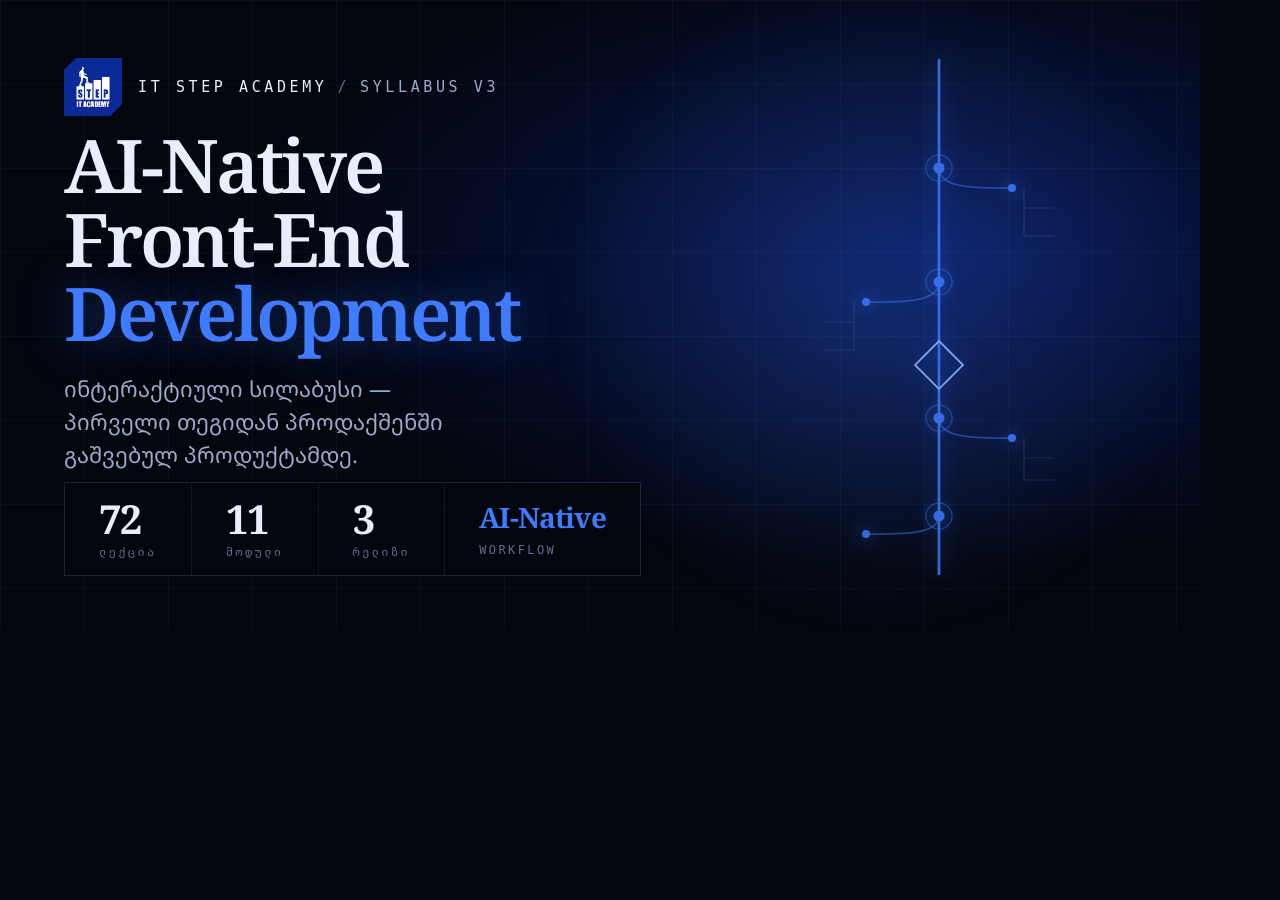
<file: tools/og-card.html>
<!DOCTYPE html>
<!-- Source for assets/imgs/og-cover.png (1200×630 social share image).
     Regenerate: open in a browser at exactly 1200×630 and screenshot,
     or run the headless recipe documented in README.md. -->
<html lang="ka" data-theme="dark">
<head>
<meta charset="utf-8">
<title>OG card</title>
<link href="https://fonts.googleapis.com/css2?family=Noto+Sans+Georgian:wght@400;500;600&family=Noto+Serif+Georgian:wght@500;600;700&display=swap" rel="stylesheet">
<style>
  *{box-sizing:border-box;margin:0}
  html,body{width:1200px;height:630px;overflow:hidden}
  body{
    background:#04060E;color:#E9EEFC;position:relative;
    font-family:'Noto Sans Georgian',system-ui,sans-serif;
    display:flex;flex-direction:column;justify-content:space-between;
    padding:58px 64px 54px;
  }
  .bg{position:absolute;inset:0;
    background:
      linear-gradient(rgba(120,156,235,.055) 1px,transparent 1px) 0 0/100% 84px,
      linear-gradient(90deg,rgba(120,156,235,.055) 1px,transparent 1px) 0 0/84px 100%,
      radial-gradient(90% 80% at 78% 40%,rgba(11,40,146,.55),transparent 62%);
  }
  .glow{position:absolute;right:-60px;top:-80px;width:760px;height:760px;
    background:radial-gradient(circle,rgba(62,123,255,.20),transparent 62%);filter:blur(10px)}
  .row{position:relative;display:flex;align-items:center;gap:16px}
  .mark{width:58px;height:58px;overflow:hidden;background:#0B2892;flex:none;
    clip-path:polygon(12px 0,100% 0,100% calc(100% - 12px),calc(100% - 12px) 100%,0 100%,0 12px)}
  .mark img{width:100%;height:100%;object-fit:cover;transform:scale(1.14);display:block}
  .kick{font-family:ui-monospace,Consolas,monospace;font-size:15px;letter-spacing:.24em;color:#9CABCC}
  .kick b{color:#E9EEFC;font-weight:500}
  .kick span{color:#5E6E90;margin:0 10px}

  h1{position:relative;font-family:'Noto Serif Georgian',Georgia,serif;font-weight:600;
    font-size:74px;line-height:1.0;letter-spacing:-.04em}
  h1 em{font-style:normal;color:#3E7BFF;text-shadow:0 0 50px rgba(62,123,255,.45)}
  .lead{position:relative;margin-top:22px;font-size:22px;color:#9CABCC;max-width:30ch;line-height:1.5}

  .stats{position:relative;display:flex;gap:1px;background:rgba(120,156,235,.10);
    border:1px solid rgba(120,156,235,.10);width:fit-content}
  .stat{background:#04060E;padding:16px 34px 14px}
  .stat b{display:block;font-family:'Noto Serif Georgian',Georgia,serif;font-size:40px;
    line-height:1;letter-spacing:-.03em}
  .stat i{font-style:normal;font-family:ui-monospace,Consolas,monospace;font-size:12px;
    letter-spacing:.2em;color:#5E6E90;text-transform:uppercase}
  .stat--hi b{color:#3E7BFF;font-size:28px;line-height:1.35}

  .tree{position:absolute;right:46px;top:50%;transform:translateY(-50%);width:430px;height:530px;
    opacity:.85}
  .tree path{fill:none;stroke-linecap:round}
  .spine{stroke:#3E7BFF;stroke-width:2.6;filter:drop-shadow(0 0 10px rgba(62,123,255,.7))}
  .br{stroke:rgba(62,123,255,.55);stroke-width:1.8}
  .tw{stroke:rgba(120,156,235,.22);stroke-width:1.2}
  .nd{fill:#3E7BFF;filter:drop-shadow(0 0 9px rgba(62,123,255,.9))}
  .nd2{fill:none;stroke:rgba(62,123,255,.45);stroke-width:1.4}
  .dia{fill:#0B2892;stroke:#8FB8FF;stroke-width:1.8;filter:drop-shadow(0 0 14px rgba(62,123,255,.8))}
</style>
</head>
<body>
  <div class="bg"></div><div class="glow"></div>

  <svg class="tree" viewBox="0 0 430 530" aria-hidden="true">
    <path class="spine" d="M215 10 C215 90 215 90 215 150 C215 210 215 210 215 270
                           C215 340 215 340 215 400 C215 470 215 470 215 524"/>
    <path class="br" d="M215 118 C215 140 258 138 288 138"/>
    <path class="br" d="M215 232 C215 254 172 252 142 252"/>
    <path class="br" d="M215 368 C215 390 258 388 288 388"/>
    <path class="br" d="M215 466 C215 486 172 484 142 484"/>
    <path class="tw" d="M300 138 L300 186 M300 158 L330 158 M300 186 L330 186"/>
    <path class="tw" d="M130 252 L130 300 M130 272 L100 272 M130 300 L100 300"/>
    <path class="tw" d="M300 388 L300 430 M300 408 L330 408 M300 430 L330 430"/>
    <circle class="nd2" cx="215" cy="118" r="13"/><circle class="nd" cx="215" cy="118" r="5.5"/>
    <circle class="nd2" cx="215" cy="232" r="13"/><circle class="nd" cx="215" cy="232" r="5.5"/>
    <circle class="nd2" cx="215" cy="368" r="13"/><circle class="nd" cx="215" cy="368" r="5.5"/>
    <circle class="nd2" cx="215" cy="466" r="13"/><circle class="nd" cx="215" cy="466" r="5.5"/>
    <path class="dia" d="M215 291 L239 315 L215 339 L191 315 Z"/>
    <circle class="nd" cx="288" cy="138" r="4"/><circle class="nd" cx="142" cy="252" r="4"/>
    <circle class="nd" cx="288" cy="388" r="4"/><circle class="nd" cx="142" cy="484" r="4"/>
  </svg>

  <div class="row">
    <span class="mark"><img src="../assets/imgs/images.png" alt=""></span>
    <span class="kick"><b>IT STEP ACADEMY</b><span>/</span>SYLLABUS V3</span>
  </div>

  <div>
    <h1>AI-Native<br>Front-End<br><em>Development</em></h1>
    <p class="lead">ინტერაქტიული სილაბუსი — პირველი თეგიდან პროდაქშენში გაშვებულ პროდუქტამდე.</p>
  </div>

  <div class="stats">
    <div class="stat"><b>72</b><i>ლექცია</i></div>
    <div class="stat"><b>11</b><i>მოდული</i></div>
    <div class="stat"><b>3</b><i>რელიზი</i></div>
    <div class="stat stat--hi"><b>AI-Native</b><i>workflow</i></div>
  </div>
</body>
</html>
</file>
<file: assets/css/base.css>
/* ==========================================================================
   base.css — tokens, reset, typography, cursor, boot, primitives
   ========================================================================== */

/* ---------------------------------------------------------------- tokens */
:root{
  /* brand — IT Step blue */
  --brand:      #0B2892;
  --brand-mid:  #1B44CE;
  --brand-hi:   #3E7BFF;
  --brand-glow: #8FB8FF;

  --grad:      linear-gradient(135deg,#0B2892 0%,#1B44CE 48%,#3E7BFF 100%);
  --grad-soft: linear-gradient(135deg,rgba(11,40,146,.92) 0%,rgba(62,123,255,.72) 100%);
  --grad-line: linear-gradient(180deg,rgba(62,123,255,0) 0%,#3E7BFF 18%,#1B44CE 60%,rgba(11,40,146,0) 100%);

  /* dark (default) */
  --bg:       #04060E;
  --bg-2:     #070B18;
  --surface:  #090E1C;
  --surface-2:#0C1326;
  --line:     rgba(120,156,235,.16);
  --line-2:   rgba(120,156,235,.08);
  --ink:      #E9EEFC;
  --ink-2:    #9CABCC;
  --ink-3:    #5E6E90;
  --shadow:   0 34px 80px -40px rgba(0,0,0,.92);
  --glow:     0 0 44px rgba(62,123,255,.30);
  --grid-c:   rgba(120,156,235,.055);

  /* type */
  --f-display: 'Noto Serif Georgian', 'Iowan Old Style', Georgia, serif;
  --f-ui:      'Noto Sans Georgian', system-ui, -apple-system, 'Segoe UI', sans-serif;
  --f-mono:    ui-monospace, 'SFMono-Regular', 'JetBrains Mono', Consolas, monospace;

  /* geometry — notched, never pill */
  --notch: 16px;
  --notch-sm: 9px;
  --r: 2px;

  /* motion */
  --e-out: cubic-bezier(.16,1,.3,1);
  --e-io:  cubic-bezier(.65,0,.35,1);

  --wrap: 1280px;
  --gut: clamp(18px,4vw,64px);
}

:root[data-theme="light"]{
  --bg:       #EFF2F9;
  --bg-2:     #E6EBF6;
  --surface:  #FFFFFF;
  --surface-2:#F4F7FD;
  --line:     rgba(11,40,146,.16);
  --line-2:   rgba(11,40,146,.07);
  --ink:      #060B1A;
  --ink-2:    #465274;
  --ink-3:    #8792B0;
  --shadow:   0 30px 70px -44px rgba(8,22,70,.45);
  --glow:     0 0 40px rgba(27,68,206,.20);
  --grid-c:   rgba(11,40,146,.06);
  --brand-hi: #1B44CE;
  --brand-glow:#0B2892;
}

/* ----------------------------------------------------------------- reset */
*,*::before,*::after{box-sizing:border-box}
html{-webkit-text-size-adjust:100%}
body,h1,h2,h3,h4,p,ul,ol,figure{margin:0}
ul,ol{padding:0;list-style:none}
img,svg,canvas{display:block;max-width:100%}
button{font:inherit;color:inherit;background:none;border:0;cursor:pointer}
a{color:inherit;text-decoration:none}

html{scroll-behavior:smooth}
@media (prefers-reduced-motion:reduce){ html{scroll-behavior:auto} }

body{
  font-family:var(--f-ui);
  font-weight:400;
  font-size:clamp(15px,.55vw + 13px,16.5px);
  line-height:1.62;
  color:var(--ink);
  background:var(--bg);
  overflow-x:hidden;
  transition:background .5s var(--e-out),color .5s var(--e-out);
}
body::before{ /* ambient grid + vignette */
  content:'';position:fixed;inset:0;z-index:0;pointer-events:none;
  background:
    linear-gradient(var(--grid-c) 1px,transparent 1px) 0 0/100% 84px,
    linear-gradient(90deg,var(--grid-c) 1px,transparent 1px) 0 0/84px 100%,
    radial-gradient(120% 70% at 50% -10%,rgba(11,40,146,.30),transparent 62%);
  mask-image:radial-gradient(130% 100% at 50% 20%,#000 30%,transparent 88%);
}
:root[data-theme="light"] body::before{
  background:
    linear-gradient(var(--grid-c) 1px,transparent 1px) 0 0/100% 84px,
    linear-gradient(90deg,var(--grid-c) 1px,transparent 1px) 0 0/84px 100%,
    radial-gradient(120% 70% at 50% -10%,rgba(11,40,146,.13),transparent 62%);
}
main{position:relative;z-index:1}

::selection{background:var(--brand-hi);color:#fff}

/* --------------------------------------------------------------- type */
h1,h2,h3{font-family:var(--f-display);font-weight:600;line-height:1.06;letter-spacing:-.025em}
.wrap{width:min(var(--wrap),100% - var(--gut)*2);margin-inline:auto}

.tag{
  display:inline-flex;align-items:center;gap:.5em;
  font-family:var(--f-mono);font-size:10.5px;letter-spacing:.20em;text-transform:uppercase;
  color:var(--brand-hi);
  padding:6px 11px;
  background:color-mix(in srgb,var(--brand-hi) 12%,transparent);
  border-left:2px solid var(--brand-hi);
}
.tag--ver{color:var(--ink-2);border-color:var(--line);background:transparent}

kbd{
  font-family:var(--f-mono);font-size:10px;letter-spacing:.06em;
  padding:3px 6px;margin-inline:1px;
  border:1px solid var(--line);color:var(--ink-2);background:var(--surface);
}

/* ------------------------------------------------------- notched panel */
.panel{
  position:relative;
  background:var(--surface);
  border:1px solid var(--line);
  clip-path:polygon(var(--notch) 0,100% 0,100% calc(100% - var(--notch)),calc(100% - var(--notch)) 100%,0 100%,0 var(--notch));
}
.panel::after{ /* inner hairline, not a generic AI border */
  content:'';position:absolute;inset:0;pointer-events:none;
  background:linear-gradient(180deg,rgba(255,255,255,.045),transparent 34%);
}
:root[data-theme="light"] .panel::after{background:linear-gradient(180deg,rgba(11,40,146,.035),transparent 34%)}

/* corner bracket marks */
.brackets::before,.brackets::after{
  content:'';position:absolute;width:13px;height:13px;pointer-events:none;
  border:1px solid var(--brand-hi);opacity:.45;transition:opacity .4s var(--e-out)
}
.brackets::before{top:-1px;right:-1px;border-left:0;border-bottom:0}
.brackets::after{bottom:-1px;left:-1px;border-right:0;border-top:0}

/* ------------------------------------------------------------- buttons */
.btn{
  position:relative;display:inline-flex;align-items:center;gap:12px;
  padding:16px 30px;font-size:14px;font-weight:600;letter-spacing:.01em;
  clip-path:polygon(11px 0,100% 0,100% calc(100% - 11px),calc(100% - 11px) 100%,0 100%,0 11px);
  overflow:hidden;isolation:isolate;
  transition:transform .5s var(--e-out),color .35s var(--e-out);
}
.btn span{position:relative;z-index:2}
.btn::before{content:'';position:absolute;inset:0;z-index:1;background:var(--grad);transition:transform .6s var(--e-out)}
.btn--solid{color:#fff}
.btn--solid::before{transform:translateY(0)}
.btn--solid:hover{transform:translateY(-3px)}
.btn--solid::after{
  content:'';position:absolute;inset:0;z-index:1;
  background:linear-gradient(120deg,transparent 30%,rgba(255,255,255,.34),transparent 70%);
  transform:translateX(-120%);transition:transform .9s var(--e-out)
}
.btn--solid:hover::after{transform:translateX(120%)}
.btn--line{color:var(--ink);border:1px solid var(--line)}
.btn--line::before{transform:translateY(101%)}
.btn--line:hover{color:#fff;transform:translateY(-3px)}
.btn--line:hover::before{transform:translateY(0)}

.ghost-btn{
  display:inline-flex;align-items:center;gap:9px;
  padding:9px 14px;border:1px solid var(--line);color:var(--ink-2);
  font-size:11px;letter-spacing:.14em;text-transform:uppercase;font-family:var(--f-mono);
  transition:color .35s,border-color .35s,background .35s
}
.ghost-btn:hover{color:var(--ink);border-color:var(--brand-hi);background:color-mix(in srgb,var(--brand-hi) 9%,transparent)}
.ghost-btn .ic{width:15px;height:15px;fill:none;stroke:currentColor;stroke-width:1.6;stroke-linecap:round}
.ic--sun{display:none}
:root[data-theme="light"] .ic--sun{display:block}
:root[data-theme="light"] .ic--moon{display:none}

/* -------------------------------------------------------- custom cursor */
.cursor{position:fixed;inset:0;z-index:9999;pointer-events:none;display:none}
.cursor__dot,.cursor__ring,.cursor__label{position:absolute;top:0;left:0;will-change:transform}
.cursor__dot{
  width:6px;height:6px;margin:-3px 0 0 -3px;background:var(--brand-hi);
  box-shadow:0 0 12px var(--brand-hi);
  transition:width .3s var(--e-out),height .3s var(--e-out),margin .3s var(--e-out),opacity .3s
}
.cursor__ring{width:44px;height:44px;margin:-22px 0 0 -22px;transition:opacity .3s}
.cursor__ring svg{width:100%;height:100%;fill:none;stroke:var(--brand-hi);stroke-width:1;opacity:.55;
  stroke-dasharray:22 10;transition:stroke-dasharray .5s var(--e-out)}
.cursor__ring i{display:block}
.cursor__label{
  margin:26px 0 0 -50px;width:100px;text-align:center;
  font-family:var(--f-mono);font-size:9.5px;letter-spacing:.24em;text-transform:uppercase;
  color:var(--brand-glow);opacity:0;transform:translateY(6px);transition:opacity .3s,transform .3s
}
.cursor.is-hot .cursor__dot{width:3px;height:3px;margin:-1.5px 0 0 -1.5px}
.cursor.is-hot .cursor__ring{transform-origin:center}
.cursor.is-hot .cursor__ring svg{stroke-dasharray:5 6;opacity:1}
.cursor.is-label .cursor__label{opacity:1;transform:translateY(0)}
.cursor.is-hide .cursor__dot,.cursor.is-hide .cursor__ring{opacity:0}
@media (hover:hover) and (pointer:fine){
  .cursor{display:block}
  body.has-cursor,body.has-cursor *{cursor:none !important}
}

/* --------------------------------------------------------------- boot */
.boot{
  position:fixed;inset:0;z-index:9000;display:grid;place-items:center;
  background:var(--bg);
  transition:opacity .7s var(--e-out),visibility .7s
}
.boot__inner{width:min(320px,70vw);text-align:center}
.boot__mark{width:74px;margin:0 auto 26px}
.boot__mark svg{width:100%;fill:none;stroke:var(--brand-hi);stroke-width:2;stroke-linecap:round}
.boot__spine,.boot__br{stroke-dasharray:80;stroke-dashoffset:80;animation:bootDraw 1.1s var(--e-out) forwards}
.boot__br{animation-delay:.25s}
.boot__node{fill:var(--brand-hi);stroke:none;opacity:0;animation:bootPop .5s var(--e-out) forwards .6s}
@keyframes bootDraw{to{stroke-dashoffset:0}}
@keyframes bootPop{to{opacity:1}}
.boot__meta{display:flex;justify-content:space-between;align-items:baseline;margin-bottom:10px;
  font-family:var(--f-mono);font-size:10px;letter-spacing:.22em;color:var(--ink-3)}
.boot__pct{color:var(--brand-hi);font-size:13px}
.boot__bar{height:2px;background:var(--line-2);overflow:hidden}
.boot__bar i{display:block;height:100%;width:0;background:var(--grad);box-shadow:0 0 16px var(--brand-hi)}
body.is-ready .boot{opacity:0;visibility:hidden}

/* --------------------------------------------------- reveal primitives */
[data-rv]{opacity:0;will-change:transform,opacity;
  transition:opacity .95s var(--e-out),transform 1.05s var(--e-out);transition-delay:var(--rv-d,0ms)}
[data-rv="up"]{transform:translateY(38px)}
[data-rv="left"]{transform:translateX(-42px)}
[data-rv="right"]{transform:translateX(42px)}
[data-rv="scale"]{transform:scale(.94)}
[data-rv].rv-in{opacity:1;transform:none}

.split__w{display:inline-block;overflow:hidden;vertical-align:top}
.split__c{display:inline-block;transform:translateY(105%);
  transition:transform 1.15s var(--e-out);transition-delay:var(--d,0ms)}
.split.rv-in .split__c{transform:translateY(0)}

@media (prefers-reduced-motion:reduce){
  [data-rv],.split__c{opacity:1 !important;transform:none !important;transition:none !important}
}
</file>
<file: assets/css/layout.css>
/* ==========================================================================
   layout.css — chrome, hero, legend, outcome, footer
   ========================================================================== */

/* -------------------------------------------------------------- topbar */
.topbar{
  position:fixed;top:0;left:0;right:0;z-index:200;
  display:flex;align-items:center;justify-content:space-between;gap:20px;
  padding:16px var(--gut);
  transition:background .5s var(--e-out),border-color .5s,padding .5s var(--e-out);
  border-bottom:1px solid transparent;
}
body.is-scrolled .topbar{
  background:color-mix(in srgb,var(--bg) 78%,transparent);
  backdrop-filter:blur(16px) saturate(140%);
  border-bottom-color:var(--line-2);
  padding-block:11px;
}
.brand{display:flex;align-items:center;gap:13px}
.brand__mark{width:36px;height:36px;flex:none;overflow:hidden;background:var(--brand);
  clip-path:polygon(8px 0,100% 0,100% calc(100% - 8px),calc(100% - 8px) 100%,0 100%,0 8px);
  transition:transform .5s var(--e-out),box-shadow .5s var(--e-out)}
.brand__mark img{width:100%;height:100%;object-fit:cover;display:block;transform:scale(1.14)}
.brand:hover .brand__mark{transform:translateY(-2px);
  box-shadow:0 0 22px color-mix(in srgb,var(--brand-hi) 55%,transparent)}
body.is-scrolled .brand__mark{width:32px;height:32px}
.brand__text{display:flex;flex-direction:column;line-height:1.24}
.brand__text b{font-family:var(--f-mono);font-size:10.5px;letter-spacing:.22em;color:var(--ink)}
.brand__text i{font-style:normal;font-size:11.5px;color:var(--ink-3);letter-spacing:.01em}
.topbar__right{display:flex;align-items:center;gap:12px}
@media (max-width:720px){
  .brand__text i{display:none}
  .tag--ver{display:none}
  .ghost-btn__txt{display:none}
}

/* ---------------------------------------------------------------- rail */
.rail{
  position:fixed;right:calc(var(--gut) - 6px);top:50%;transform:translateY(-50%);z-index:190;
  display:flex;flex-direction:column;gap:2px;align-items:flex-end;
  opacity:0;transition:opacity .6s var(--e-out);pointer-events:none
}
body.in-trail .rail{opacity:1;pointer-events:auto}
.rail__i{
  --w:18px;
  position:relative;display:flex;align-items:center;gap:10px;
  padding:5px 6px;background:none
}
.rail__i i{display:block;width:var(--w);height:2px;background:var(--ink-3);opacity:.45;
  transition:width .45s var(--e-out),background .45s,opacity .45s}
.rail__i b{
  font-family:var(--f-mono);font-size:9.5px;letter-spacing:.14em;color:var(--ink-3);
  opacity:0;transform:translateX(8px);transition:opacity .35s,transform .35s;white-space:nowrap;
  order:-1
}
.rail__i--cp i{height:2px;width:8px;background:var(--brand-hi);opacity:.7}
.rail__i:hover i,.rail__i.is-on i{width:30px;background:var(--brand-hi);opacity:1;box-shadow:0 0 10px var(--brand-hi)}
.rail__i:hover b,.rail__i.is-on b{opacity:1;transform:none;color:var(--ink-2)}
@media (max-width:900px){ .rail{display:none} }

/* ---------------------------------------------------------------- HERO */
.hero{position:relative;min-height:100svh;display:flex;align-items:center;overflow:hidden}
.hero__canvas{position:absolute;inset:0;width:100%;height:100%;z-index:0}
.hero__veil{position:absolute;inset:0;z-index:1;pointer-events:none;
  background:
    radial-gradient(60% 55% at 22% 50%,color-mix(in srgb,var(--bg) 88%,transparent) 0%,transparent 70%),
    linear-gradient(180deg,transparent 55%,var(--bg) 97%)}
.hero__inner{position:relative;z-index:2;width:min(var(--wrap),100% - var(--gut)*2);margin-inline:auto;padding:120px 0 90px}

.hero__kicker{display:inline-flex;align-items:center;gap:11px;margin-bottom:26px;
  font-family:var(--f-mono);font-size:10.5px;letter-spacing:.26em;color:var(--ink-2);text-transform:uppercase}
.hero__kicker .dot{width:6px;height:6px;background:var(--brand-hi);box-shadow:0 0 12px var(--brand-hi);
  animation:pulseDot 2.4s var(--e-io) infinite}
.hero__kicker .sep{color:var(--ink-3)}
@keyframes pulseDot{0%,100%{opacity:1;transform:scale(1)}50%{opacity:.35;transform:scale(.7)}}

.hero__title{
  font-size:clamp(40px,7.4vw,104px);font-weight:600;max-width:15ch;
  letter-spacing:-.04em;margin-bottom:26px;
}
/* — the title types itself, like characters landing on a monitor — */
.hero__title{position:relative}
.tw{display:block}
.tw__l{display:block;white-space:nowrap}
.tw__l::before{content:'\200B'}                     /* reserve the line box */
.tw__l--hi{color:var(--brand-hi);
  text-shadow:0 0 44px color-mix(in srgb,var(--brand-hi) 42%,transparent)}
:root[data-theme="light"] .tw__l--hi{text-shadow:none}
.tw__s{color:var(--brand-hi);opacity:.62}           /* not-yet-settled glyphs */

.tw__caret{
  display:inline-block;width:.075em;height:.76em;margin-left:.09em;
  vertical-align:-.05em;background:var(--brand-hi);
  box-shadow:0 0 26px color-mix(in srgb,var(--brand-hi) 80%,transparent);
  animation:caretBlink 1.05s steps(1) infinite
}
@keyframes caretBlink{0%,49%{opacity:1}50%,100%{opacity:.06}}
.hero__title.is-typed .tw__caret{
  animation:caretBlink 1.05s steps(1) 3,caretOut .5s var(--e-out) forwards 3.15s}
@keyframes caretOut{to{opacity:0;transform:scaleY(.15)}}

.hero__title.is-typing .tw__t{
  text-shadow:0 0 34px color-mix(in srgb,var(--brand-hi) 24%,transparent)}
.hero__title.is-typing::after{             /* one slow scanline over the text */
  content:'';position:absolute;left:-3%;right:-3%;height:24%;pointer-events:none;
  background:linear-gradient(180deg,transparent,
    color-mix(in srgb,var(--brand-hi) 14%,transparent),transparent);
  animation:scanSweep 2.4s var(--e-io) infinite
}
@keyframes scanSweep{0%{top:-24%;opacity:0}12%{opacity:1}88%{opacity:1}100%{top:100%;opacity:0}}
@media (prefers-reduced-motion:reduce){
  .tw__caret{animation:none}
  .hero__title.is-typing::after{display:none}
}
.hero__lead{max-width:56ch;color:var(--ink-2);font-size:clamp(15px,1.1vw,18px);margin-bottom:38px}

.hero__stats{display:flex;flex-wrap:wrap;gap:1px;margin-bottom:42px;background:var(--line-2);
  border:1px solid var(--line-2);width:fit-content}
.stat{padding:16px 28px 14px;background:var(--bg);min-width:120px}
.stat b{display:block;font-family:var(--f-display);font-size:34px;line-height:1;color:var(--ink);
  font-variant-numeric:tabular-nums;letter-spacing:-.03em}
.stat--wide b{font-size:24px;line-height:1.35;color:var(--brand-hi)}
.stat span{font-family:var(--f-mono);font-size:9.5px;letter-spacing:.2em;color:var(--ink-3);text-transform:uppercase}

.hero__cta{display:flex;flex-wrap:wrap;gap:14px}

.hero__scroll{position:absolute;left:50%;bottom:26px;transform:translateX(-50%);z-index:3;
  display:flex;flex-direction:column;align-items:center;gap:10px;
  font-family:var(--f-mono);font-size:9px;letter-spacing:.32em;color:var(--ink-3)}
.hero__scroll i{width:1px;height:52px;background:linear-gradient(180deg,var(--brand-hi),transparent);
  animation:scrollLine 2.2s var(--e-io) infinite}
@keyframes scrollLine{0%{transform:scaleY(.2);transform-origin:top}50%{transform:scaleY(1);transform-origin:top}
  51%{transform:scaleY(1);transform-origin:bottom}100%{transform:scaleY(.2);transform-origin:bottom}}
body.is-scrolled .hero__scroll{opacity:0;transition:opacity .4s}

@media (max-width:620px){
  .hero__stats{display:grid;grid-template-columns:1fr 1fr;width:100%}
  .stat{min-width:0;padding:14px 18px 12px}
  .stat b{font-size:28px}
  .stat--wide b{font-size:19px}
  .hero__scroll{display:none}
  .hero__cta{width:100%}
  .btn{flex:1;justify-content:center;padding:15px 20px}
}

/* ------------------------------------------------------------ sec head */
.sec-head{max-width:760px;margin-bottom:clamp(40px,6vw,76px)}
.sec-head--center{margin-inline:auto;text-align:center}
.sec-head__k{display:inline-block;font-family:var(--f-mono);font-size:10px;letter-spacing:.26em;
  color:var(--brand-hi);text-transform:uppercase;margin-bottom:18px}
.sec-head__t{font-size:clamp(28px,4.2vw,56px);margin-bottom:18px}
.sec-head__p{color:var(--ink-2);max-width:60ch;margin-inline:auto}

/* -------------------------------------------------------------- legend */
.legend{padding:clamp(80px,12vw,150px) 0 clamp(50px,7vw,90px);position:relative;z-index:2}
.legend__grid{display:grid;gap:1px;grid-template-columns:repeat(auto-fit,minmax(260px,1fr));
  background:var(--line-2);border:1px solid var(--line-2)}
.lcard{position:relative;padding:38px 32px 34px;background:var(--bg);overflow:hidden;
  transition:background .5s var(--e-out)}
.lcard::before{content:'';position:absolute;left:0;top:0;bottom:0;width:2px;background:var(--grad);
  transform:scaleY(0);transform-origin:top;transition:transform .8s var(--e-out)}
.lcard:hover::before{transform:scaleY(1)}
.lcard:hover{background:var(--surface)}
.lcard__ic{width:40px;height:40px;margin-bottom:24px}
.lcard__ic svg{width:100%;height:100%;fill:none;stroke:var(--brand-hi);stroke-width:1.6;stroke-linecap:round}
.lcard h3{font-size:20px;margin-bottom:11px}
.lcard p{color:var(--ink-2);font-size:14px;line-height:1.66}

/* ------------------------------------------------------------- outcome */
.outcome{padding:clamp(90px,13vw,170px) 0 clamp(70px,9vw,120px);position:relative;z-index:2}
.out-grid{display:grid;gap:1px;grid-template-columns:repeat(auto-fit,minmax(272px,1fr));
  background:var(--line-2);border:1px solid var(--line-2);margin-bottom:clamp(40px,6vw,80px)}
.ocard{padding:30px 26px;background:var(--bg);position:relative;transition:background .45s}
.ocard:hover{background:var(--surface)}
.ocard__n{font-family:var(--f-mono);font-size:10px;letter-spacing:.2em;color:var(--brand-hi);opacity:.7}
.ocard h4{font-family:var(--f-display);font-size:18px;font-weight:600;margin:10px 0 9px;letter-spacing:-.02em}
.ocard p{font-size:13.5px;color:var(--ink-2);line-height:1.62}

.final{display:grid;grid-template-columns:1.35fr .65fr;gap:1px;background:var(--line);
  border:1px solid var(--line);
  clip-path:polygon(var(--notch) 0,100% 0,100% calc(100% - var(--notch)),calc(100% - var(--notch)) 100%,0 100%,0 var(--notch))}
.final__l{background:var(--surface);padding:clamp(30px,4vw,54px)}
.final__l h3{font-size:clamp(22px,2.6vw,34px);margin:18px 0 14px}
.final__l p{color:var(--ink-2);max-width:52ch}
.final__r{background:var(--surface-2);display:grid;align-content:center;gap:2px;padding:clamp(24px,3vw,40px)}
.kv{display:flex;justify-content:space-between;align-items:baseline;gap:14px;
  padding:11px 0;border-bottom:1px solid var(--line-2)}
.kv:last-child{border-bottom:0}
.kv span{font-family:var(--f-mono);font-size:9.5px;letter-spacing:.2em;color:var(--ink-3);text-transform:uppercase}
.kv b{font-family:var(--f-display);font-size:22px;color:var(--brand-hi);letter-spacing:-.02em}
@media (max-width:860px){ .final{grid-template-columns:1fr} }

/* ------------------------------------------------------- no-JS fallback */
.no-js .boot,
.no-js .cursor,
.no-js .rail,
.no-js .hero__scroll{display:none}
.no-js .topbar{background:color-mix(in srgb,var(--bg) 92%,transparent);border-bottom-color:var(--line-2)}
.no-js [data-rv],
.no-js .split__c{opacity:1 !important;transform:none !important}
.no-js .trail{display:none}

.nojs{padding:clamp(50px,7vw,90px) 0}
.nojs h2{font-size:clamp(24px,3.4vw,40px);margin-bottom:12px}
.nojs__note{color:var(--ink-2);margin-bottom:36px}
.nojs__list{display:grid;gap:1px;background:var(--line-2);border:1px solid var(--line-2)}
.nojs__list li{background:var(--bg);padding:24px 26px}
.nojs__list h3{font-size:19px;margin-bottom:8px;display:flex;flex-wrap:wrap;align-items:baseline;gap:12px}
.nojs__list h3 b{font-family:var(--f-mono);font-size:10px;letter-spacing:.16em;color:var(--ink-3);
  font-weight:400;padding:4px 9px;border:1px solid var(--line)}
.nojs__list p{color:var(--ink-2);font-size:14px;line-height:1.66}
.nojs__cp{border-left:2px solid var(--brand-hi)}
.nojs__cp h3{color:var(--brand-hi)}

/* --------------------------------------------------------------- foot */
.foot{position:relative;z-index:2;border-top:1px solid var(--line-2);padding:30px 0 34px}
.foot__in{display:flex;flex-wrap:wrap;gap:20px;align-items:center;justify-content:space-between}
.foot__brand b{display:block;font-family:var(--f-mono);font-size:10.5px;letter-spacing:.22em}
.foot__brand span{font-size:12px;color:var(--ink-3)}
.foot__keys{display:flex;flex-wrap:wrap;gap:18px;font-size:11px;color:var(--ink-3)}
</file>
<file: assets/css/trail.css>
/* ==========================================================================
   trail.css — the path, the graph, the avatar, module & lecture cards
   ========================================================================== */

.trail{position:relative;z-index:2;padding:clamp(40px,6vw,90px) 0 clamp(60px,8vw,120px)}
.trail__svg{position:absolute;inset:0;width:100%;height:100%;z-index:0;pointer-events:none;overflow:visible}
.trail__flow{position:relative;z-index:1;width:min(var(--wrap),100% - var(--gut)*2);margin-inline:auto}

/* ------------------------------------------------------------ graph svg */
.g-spine{fill:none;stroke:var(--line);stroke-width:1.5}
.g-lit{fill:none;stroke:var(--brand-hi);stroke-width:2.25;stroke-linecap:round;
  filter:drop-shadow(0 0 7px color-mix(in srgb,var(--brand-hi) 70%,transparent))}
.g-branch{fill:none;stroke:var(--line);stroke-width:1.4;transition:stroke .7s var(--e-out)}
.g-branch.is-lit{stroke:color-mix(in srgb,var(--brand-hi) 72%,transparent)}
.g-twig{fill:none;stroke:var(--line-2);stroke-width:1;transition:stroke .7s var(--e-out)}
.g-twig.is-lit{stroke:color-mix(in srgb,var(--brand-hi) 40%,transparent)}

.g-node{transition:opacity .5s var(--e-out)}
.g-node .ring{fill:none;stroke:var(--line);stroke-width:1.5;transition:stroke .6s var(--e-out),r .6s var(--e-out)}
.g-node .core{fill:var(--bg);stroke:var(--ink-3);stroke-width:1.5;transition:fill .6s,stroke .6s}
.g-node .halo{fill:var(--brand-hi);opacity:0;transition:opacity .8s var(--e-out)}
.g-node .lbl{fill:var(--ink-3);font-family:var(--f-mono);font-size:10px;letter-spacing:.16em;
  transition:fill .6s var(--e-out)}

.g-node.is-lit .ring{stroke:color-mix(in srgb,var(--brand-hi) 65%,transparent)}
.g-node.is-lit .core{fill:var(--brand-hi);stroke:var(--brand-glow);
  filter:drop-shadow(0 0 10px var(--brand-hi))}
.g-node.is-lit .halo{opacity:.16;animation:haloPulse 3.4s var(--e-io) infinite}
.g-node.is-lit .lbl{fill:var(--brand-glow)}
@keyframes haloPulse{0%,100%{opacity:.07;transform:scale(1)}50%{opacity:.20;transform:scale(1.16)}}
.g-node .halo{transform-box:fill-box;transform-origin:center}

.g-node--cp .dia{fill:var(--bg);stroke:var(--ink-3);stroke-width:1.5;transition:fill .6s,stroke .6s}
.g-node--cp.is-lit .dia{fill:var(--brand);stroke:var(--brand-glow);
  filter:drop-shadow(0 0 14px var(--brand-hi))}

/* ------------------------------------------------------------- avatar */
.g-av{pointer-events:none}
.g-av .shadow{fill:#000;opacity:.34}
:root[data-theme="light"] .g-av .shadow{fill:var(--brand);opacity:.14}
.g-av .aura{fill:var(--brand-hi);opacity:.10;animation:haloPulse 2.6s var(--e-io) infinite;
  transform-box:fill-box;transform-origin:center}
.g-av .hex{fill:var(--brand);stroke:var(--brand-glow);stroke-width:1.4;
  filter:drop-shadow(0 0 12px color-mix(in srgb,var(--brand-hi) 85%,transparent))}
.g-av .spin{fill:none;stroke:var(--brand-glow);stroke-width:1.2;stroke-dasharray:4 7;opacity:.8;
  transform-box:fill-box;transform-origin:center;animation:spin 7s linear infinite}
.g-av .tick{stroke:var(--brand-glow);stroke-width:1.6;stroke-linecap:round}
@keyframes spin{to{transform:rotate(360deg)}}
@media (prefers-reduced-motion:reduce){
  .g-av .spin,.g-node.is-lit .halo,.g-av .aura{animation:none}
}

/* --------------------------------------------------------- module row */
.mod{position:relative;margin-bottom:clamp(56px,7vw,110px)}
.mod__col{width:calc(50% - 74px)}
.mod[data-side="right"] .mod__col{margin-left:auto}

.mod__card{
  position:relative;background:var(--surface);border:1px solid var(--line);
  clip-path:polygon(var(--notch) 0,100% 0,100% calc(100% - var(--notch)),calc(100% - var(--notch)) 100%,0 100%,0 var(--notch));
  transition:border-color .7s var(--e-out),transform .8s var(--e-out),box-shadow .8s var(--e-out);
  box-shadow:0 20px 60px -50px rgba(0,0,0,.9);
  will-change:transform;
}
.mod.is-lit .mod__card{border-color:color-mix(in srgb,var(--brand-hi) 34%,var(--line));
  box-shadow:var(--shadow),0 0 60px -30px color-mix(in srgb,var(--brand-hi) 60%,transparent)}
.mod__card::before{ /* accent edge on the spine side */
  content:'';position:absolute;top:var(--notch);bottom:0;width:2px;background:var(--grad);
  transform:scaleY(0);transform-origin:top;transition:transform 1.1s var(--e-out)
}
.mod[data-side="left"] .mod__card::before{right:0;top:0;bottom:var(--notch)}
.mod[data-side="right"] .mod__card::before{left:0}
.mod.is-lit .mod__card::before{transform:scaleY(1)}

/* opposite-side data panel */
.mod__aside{position:absolute;top:0;height:100%;width:calc(50% - 132px);pointer-events:none;z-index:2}
.mod[data-side="left"] .mod__aside{right:0}
.mod[data-side="right"] .mod__aside{left:0;display:flex;justify-content:flex-end;align-items:flex-start}
.ms{position:sticky;top:clamp(110px,22vh,190px);pointer-events:auto;
  width:min(260px,100%);padding:16px 18px 15px;background:color-mix(in srgb,var(--surface) 62%,transparent);
  border:1px solid var(--line-2);border-top:2px solid var(--line);
  clip-path:polygon(0 0,100% 0,100% calc(100% - 11px),calc(100% - 11px) 100%,0 100%);
  transition:border-color .8s var(--e-out),background .8s var(--e-out)}
.mod.is-lit .ms{border-top-color:var(--brand-hi);background:color-mix(in srgb,var(--surface) 88%,transparent)}
.ms__k{font-family:var(--f-mono);font-size:8.5px;letter-spacing:.2em;color:var(--ink-3);margin-bottom:14px}
.ms__graph{display:flex;align-items:flex-end;gap:2px;height:46px;margin-bottom:14px}
.ms__graph i{flex:1;height:calc(var(--h) * 100%);min-height:2px;background:var(--line);
  transform-origin:bottom;transform:scaleY(.15);opacity:.6;
  transition:transform .7s var(--e-out),background .7s var(--e-out),opacity .7s;
  transition-delay:calc(var(--i) * 26ms)}
.mod.is-lit .ms__graph i{transform:scaleY(1);opacity:1;
  background:linear-gradient(180deg,var(--brand-hi),var(--brand))}
.ms__rows{display:grid;gap:1px}
.ms__row{display:flex;justify-content:space-between;align-items:baseline;padding:6px 0;
  border-bottom:1px solid var(--line-2)}
.ms__row:last-child{border-bottom:0}
.ms__row span{font-family:var(--f-mono);font-size:9px;letter-spacing:.18em;color:var(--ink-3);text-transform:uppercase}
.ms__row b{font-family:var(--f-display);font-size:17px;color:var(--ink);letter-spacing:-.02em}
.mod.is-lit .ms__row b{color:var(--brand-hi)}
@media (max-width:1100px){ .mod__aside{display:none} }

/* head */
.mod__head{position:relative;padding:clamp(24px,2.6vw,34px) clamp(22px,2.4vw,32px) 22px;
  border-bottom:1px solid var(--line-2);overflow:hidden}
.mod__ghost{
  position:absolute;right:14px;top:-14px;font-family:var(--f-display);font-size:120px;line-height:1;
  font-weight:700;letter-spacing:-.06em;color:transparent;
  -webkit-text-stroke:1px color-mix(in srgb,var(--brand-hi) 22%,transparent);
  pointer-events:none;user-select:none;opacity:.55
}
.mod[data-side="right"] .mod__ghost{right:auto;left:14px}
.mod__tagrow{display:flex;align-items:center;gap:10px;margin-bottom:16px;position:relative}
.mod__n{font-family:var(--f-mono);font-size:11px;letter-spacing:.24em;color:var(--brand-hi)}
.mod__range{font-family:var(--f-mono);font-size:10px;letter-spacing:.14em;color:var(--ink-3);
  padding:4px 9px;border:1px solid var(--line)}
.mod__title{position:relative;font-size:clamp(21px,2.1vw,29px);margin-bottom:8px;letter-spacing:-.03em}
.mod__en{position:relative;font-family:var(--f-mono);font-size:10.5px;letter-spacing:.17em;
  color:var(--ink-3);text-transform:uppercase;margin-bottom:14px}
.mod__sum{position:relative;font-size:14px;color:var(--ink-2);line-height:1.68;max-width:56ch}

/* meter */
.mod__meter{display:flex;gap:3px;margin-top:20px}
.mod__meter i{height:3px;flex:1;background:var(--line-2);transition:background .5s var(--e-out)}
.mod.is-lit .mod__meter i{background:color-mix(in srgb,var(--brand-hi) 55%,transparent)}
.mod.is-lit .mod__meter i:nth-child(odd){background:var(--brand-hi)}

/* lectures */
.lec{padding:6px clamp(22px,2.4vw,32px) clamp(20px,2.4vw,28px)}
.lec__i{position:relative;display:grid;grid-template-columns:42px 1fr;gap:6px 14px;
  padding:18px 0 16px;border-bottom:1px solid var(--line-2)}
.lec__i:last-child{border-bottom:0}
.lec__n{font-family:var(--f-mono);font-size:11px;color:var(--ink-3);padding-top:3px;letter-spacing:.08em;
  transition:color .5s}
.mod.is-lit .lec__n{color:var(--brand-hi)}
.lec__t{font-size:14.5px;font-weight:600;line-height:1.45;letter-spacing:-.01em}
.lec__i[data-kind]{--kc:var(--brand-hi)}
.lec__k{grid-column:2;display:inline-flex;align-items:center;gap:6px;width:fit-content;
  font-family:var(--f-mono);font-size:9px;letter-spacing:.2em;text-transform:uppercase;
  color:var(--brand-hi);padding:3px 8px;background:color-mix(in srgb,var(--brand-hi) 12%,transparent);
  margin-top:2px}

.tps{grid-column:2;display:flex;flex-wrap:wrap;gap:5px;margin-top:10px}
.tp{
  display:flex;flex-direction:column;gap:2px;
  padding:7px 11px 8px;background:var(--surface-2);
  border-left:1px solid var(--line);
  max-width:100%;
  transition:border-color .45s var(--e-out),background .45s var(--e-out),transform .45s var(--e-out)
}
.tp:hover{border-left-color:var(--brand-hi);background:color-mix(in srgb,var(--brand-hi) 8%,var(--surface-2));
  transform:translateY(-1px)}
.tp b{font-size:12.5px;font-weight:500;color:var(--ink);letter-spacing:-.005em}
.tp i{font-style:normal;font-family:var(--f-mono);font-size:10.5px;line-height:1.5;color:var(--ink-3);
  word-break:break-word}

/* responsive */
@media (max-width:1100px){
  .mod__col{width:calc(100% - 62px);margin-left:62px !important}
  .mod[data-side] .mod__card::before{left:0;right:auto;top:0;bottom:var(--notch)}
  .mod__ghost{right:14px;left:auto}
}
@media (max-width:640px){
  .mod__col{width:calc(100% - 46px);margin-left:46px !important}
  .lec__i{grid-template-columns:30px 1fr}
  .mod__ghost{font-size:84px}
  .tp{flex:1 1 100%}
}
</file>
<file: assets/css/deck.css>
/* ==========================================================================
   deck.css — checkpoints: the panel that rises out of the floor + slider
   ========================================================================== */

.cp{position:relative;height:270vh;margin:clamp(40px,6vw,90px) 0}
.cp__sticky{position:sticky;top:0;height:100svh;overflow:hidden;
  width:100vw;margin-left:calc(50% - 50vw);
  display:grid;place-items:center;perspective:1800px;perspective-origin:50% 62%}

/* ------------------------------------------------------------ the floor */
.cp__floor{
  position:absolute;left:50%;bottom:0;width:260%;height:66vh;
  transform:translateX(-50%) rotateX(76deg);transform-origin:50% 100%;
  background:
    linear-gradient(var(--grid-c) 1px,transparent 1px) 0 0/100% 46px,
    linear-gradient(90deg,var(--grid-c) 1px,transparent 1px) 0 0/46px 100%;
  mask-image:linear-gradient(0deg,#000 8%,transparent 72%);
  opacity:calc(.9 * (1 - var(--exit,0) * .8));pointer-events:none
}
.cp__slot{
  position:absolute;left:50%;top:calc(50% + 31vh);width:min(1120px,92vw);height:2px;
  transform:translateX(-50%);
  background:linear-gradient(90deg,transparent,var(--brand-hi),transparent);
  opacity:calc((.25 + var(--open,0) * .75) * (1 - var(--exit,0)));
  box-shadow:0 0 calc(18px + var(--open,0)*40px) color-mix(in srgb,var(--brand-hi) 65%,transparent);
  pointer-events:none
}
.cp__beam{
  position:absolute;left:50%;top:calc(50% + 31vh);width:min(880px,80vw);height:56vh;
  transform:translateX(-50%) translateY(-100%);
  background:linear-gradient(0deg,color-mix(in srgb,var(--brand-hi) 26%,transparent),transparent 72%);
  mask-image:linear-gradient(0deg,#000,transparent 82%);
  opacity:calc(var(--open,0) * .85 * (1 - var(--exit,0)));filter:blur(8px);pointer-events:none;
  transition:opacity .2s linear
}

/* ------------------------------------------ the roof it takes off into */
.cp__roof{
  position:absolute;left:50%;top:calc(50% - 38vh);width:min(1120px,92vw);height:2px;
  transform:translateX(-50%);
  background:linear-gradient(90deg,transparent,var(--brand-hi),transparent);
  opacity:calc(var(--exit,0) * .95);
  box-shadow:0 0 calc(18px + var(--exit,0)*46px) color-mix(in srgb,var(--brand-hi) 65%,transparent);
  pointer-events:none
}
.cp__beam--roof{
  top:calc(50% - 38vh);height:46vh;transform:translateX(-50%);
  background:linear-gradient(180deg,color-mix(in srgb,var(--brand-hi) 26%,transparent),transparent 72%);
  mask-image:linear-gradient(180deg,#000,transparent 82%);
  opacity:calc(var(--exit,0) * .85)
}

/* ------------------------------------------------ headline in the void */
.cp__sky{
  position:absolute;left:50%;top:clamp(48px,13vh,140px);transform:translateX(-50%);
  display:grid;justify-items:center;gap:6px;text-align:center;pointer-events:none;z-index:1;
  opacity:calc((1 - var(--open,0) * .92) * (1 - var(--exit,0)))
}
.cp__eyebrow{font-family:var(--f-mono);font-size:10px;letter-spacing:.42em;color:var(--ink-3);text-indent:.42em}
.cp__big{
  font-family:var(--f-display);font-size:clamp(64px,13vw,168px);line-height:.9;font-weight:700;
  letter-spacing:-.05em;color:transparent;
  -webkit-text-stroke:1px color-mix(in srgb,var(--brand-hi) 46%,transparent);
  transform:translateY(calc(var(--open,0) * -26px))
}
.cp__sub{font-family:var(--f-mono);font-size:10px;letter-spacing:.28em;color:var(--brand-hi);text-transform:uppercase}

/* ------------------------------------------------- the panel that rises */
.cp__stage{position:relative;width:min(1120px,92vw);transform-style:preserve-3d;z-index:2}
.cp__panel{
  position:relative;background:var(--surface);border:1px solid var(--line);
  clip-path:polygon(var(--notch) 0,100% 0,100% calc(100% - var(--notch)),calc(100% - var(--notch)) 100%,0 100%,0 var(--notch));
  /* never taller than the window it is centred in — the sticky wrapper clips,
     and what gets clipped first is the slider controls at the bottom */
  display:flex;flex-direction:column;max-height:calc(100svh - 132px);
  /* --open lifts it off the floor · --exit throws it up through the roof */
  transform-origin:50% calc(100% - var(--exit,0) * 50%);
  transform:translate3d(0,
              calc((1 - var(--open,0)) * 58% - var(--exit,0) * 120%),
              calc(var(--exit,0) * 190px))
            rotateX(calc((1 - var(--open,0)) * 74deg - var(--exit,0) * 58deg))
            scale(calc(.94 + var(--open,0) * .06));
  transition:box-shadow .4s linear;
  opacity:calc((.12 + var(--open,0) * .88) * (1 - var(--exit,0) * .88));
  box-shadow:0 40px 90px -50px rgba(0,0,0,.95),
             0 0 calc(var(--open,0) * 90px) -30px color-mix(in srgb,var(--brand-hi) 70%,transparent);
  will-change:transform,opacity
}
.cp__panel::before{content:'';position:absolute;left:0;top:0;height:2px;width:100%;background:var(--grad);
  transform:scaleX(var(--open,0));transform-origin:left}

.cp__head{padding:clamp(16px,2vw,26px) clamp(22px,3vw,40px) clamp(12px,1.4vw,16px);
  flex:none;display:grid;gap:8px;border-bottom:1px solid var(--line-2)}
.cp__meta{display:flex;flex-wrap:wrap;align-items:center;gap:12px}
.cp__when{font-family:var(--f-mono);font-size:10px;letter-spacing:.18em;color:var(--ink-3);text-transform:uppercase}
.cp__title{font-size:clamp(22px,2.6vw,32px);letter-spacing:-.03em}
.cp__lead{color:var(--ink-2);font-size:13.5px;max-width:104ch}

/* ---------------------------------------------------------------- slider */
.sl{position:relative;flex:1;min-height:0;display:flex;flex-direction:column}
.sl__view{overflow:hidden;flex:1;min-height:0}
.sl__track{display:flex;will-change:transform;transition:transform .85s var(--e-out);height:100%}
.sl__track.is-drag{transition:none}
.pj{flex:0 0 100%;display:grid;grid-template-columns:minmax(0,.88fr) minmax(0,1.12fr);
  align-content:start;overflow-y:auto;
  gap:clamp(18px,2.4vw,34px);padding:clamp(16px,2vw,26px) clamp(22px,3vw,40px) clamp(14px,1.6vw,20px)}
@media (max-width:860px){
  .pj{grid-template-columns:1fr;overflow-y:auto;-webkit-overflow-scrolling:touch}
  /* embeds are desktop-scale and heavy — phones get the link instead */
  .pj__mock,.pj__frame{display:none}
  .cp__panel{max-height:86svh;display:flex;flex-direction:column}
  .cp__head{flex:none}
  .sl{flex:1;min-height:0;display:flex;flex-direction:column}
  .sl__view{flex:1;min-height:0}
  .sl__track{height:100%}
  .sl__ui{flex:none}
  .cp__lead{display:-webkit-box;-webkit-line-clamp:3;-webkit-box-orient:vertical;overflow:hidden}
}

.pj__tag{display:inline-block;font-family:var(--f-mono);font-size:9px;letter-spacing:.22em;text-transform:uppercase;
  color:var(--brand-hi);padding:4px 9px;background:color-mix(in srgb,var(--brand-hi) 12%,transparent);margin-bottom:10px}
.pj h4{font-family:var(--f-display);font-size:clamp(20px,2.2vw,26px);font-weight:600;letter-spacing:-.03em;margin-bottom:8px}
.pj__pitch{color:var(--ink-2);font-size:13.5px;margin-bottom:12px;max-width:54ch}
.pj__pts{display:grid;gap:6px;margin-bottom:14px}
.pj__pts li{position:relative;padding-left:18px;font-size:13px;color:var(--ink-2);line-height:1.5}
.pj__pts li::before{content:'';position:absolute;left:0;top:7px;width:7px;height:7px;background:var(--grad)}
.pj__stack{display:flex;flex-wrap:wrap;gap:5px;margin-bottom:12px}
.pj__stack span{font-family:var(--f-mono);font-size:10px;letter-spacing:.08em;color:var(--ink-2);
  padding:5px 9px;border:1px solid var(--line);background:var(--surface-2)}
.pj__deliver{display:flex;flex-wrap:wrap;align-items:baseline;gap:10px;padding-top:12px;border-top:1px solid var(--line-2)}
.pj__deliver b{font-family:var(--f-mono);font-size:9.5px;letter-spacing:.2em;text-transform:uppercase;color:var(--brand-hi)}
.pj__deliver span{font-size:12.5px;color:var(--ink-2)}

/* slider ui */
.sl__ui{flex:none;display:flex;align-items:center;gap:14px;
  padding:0 clamp(22px,3vw,40px) clamp(14px,1.6vw,18px)}
.sl__btn{width:38px;height:38px;display:grid;place-items:center;border:1px solid var(--line);
  color:var(--ink-2);transition:color .35s,border-color .35s,background .35s,transform .35s var(--e-out);
  clip-path:polygon(8px 0,100% 0,100% calc(100% - 8px),calc(100% - 8px) 100%,0 100%,0 8px)}
.sl__btn svg{width:15px;height:15px;fill:none;stroke:currentColor;stroke-width:1.7;stroke-linecap:round}
.sl__btn:hover{color:#fff;border-color:transparent;background:var(--grad)}
.sl__btn:disabled{opacity:.28;pointer-events:none}
.sl__dots{display:flex;gap:6px;margin-inline:4px}
.sl__dot{width:26px;height:3px;background:var(--line);transition:background .45s,width .45s var(--e-out)}
.sl__dot.is-on{background:var(--brand-hi);width:44px;box-shadow:0 0 10px var(--brand-hi)}
.sl__count{margin-left:auto;font-family:var(--f-mono);font-size:10px;letter-spacing:.18em;color:var(--ink-3)}
.sl__hint{font-family:var(--f-mono);font-size:9.5px;letter-spacing:.18em;color:var(--ink-3);text-transform:uppercase}
@media (max-width:640px){ .sl__hint{display:none} }

/* ------------------------------------------------------------ CSS mocks */
.mock{position:relative;background:var(--bg-2);border:1px solid var(--line);overflow:hidden;
  aspect-ratio:4/3;display:flex;flex-direction:column;
  clip-path:polygon(10px 0,100% 0,100% calc(100% - 10px),calc(100% - 10px) 100%,0 100%,0 10px)}
.mock::after{content:'';position:absolute;inset:0;
  background:linear-gradient(115deg,transparent 35%,color-mix(in srgb,var(--brand-hi) 13%,transparent) 50%,transparent 65%);
  transform:translateX(-100%);animation:sweep 5.5s var(--e-io) infinite}
@keyframes sweep{0%,55%{transform:translateX(-100%)}100%{transform:translateX(100%)}}
.mock__bar{display:flex;align-items:center;gap:5px;padding:9px 11px;border-bottom:1px solid var(--line-2)}
.mock__bar i{width:7px;height:7px;background:var(--ink-3);opacity:.45}
.mock__bar u{flex:1;height:8px;margin-left:8px;background:var(--surface-2);text-decoration:none}
.mock__body{flex:1;padding:12px;display:grid;gap:8px}

.mock--list .mock__body{grid-auto-rows:min-content}
.mock--list .row{display:grid;grid-template-columns:22px 1fr 48px;gap:8px;align-items:center;
  padding:9px;background:var(--surface);border-left:2px solid var(--line)}
.mock--list .row:nth-child(2){border-left-color:var(--brand-hi)}
.mock--list .row b{height:9px;background:var(--grad);display:block;opacity:.9}
.mock--list .row s{height:7px;background:var(--surface-2);display:block;text-decoration:none}
.mock--list .row u{height:7px;background:var(--line);display:block;text-decoration:none}

.mock--grid .mock__body{grid-template-columns:repeat(3,1fr);grid-auto-rows:1fr}
.mock--grid .cell{background:var(--surface);border-top:2px solid var(--line);display:grid;align-content:end;gap:5px;padding:8px}
.mock--grid .cell:nth-child(3n+2){border-top-color:var(--brand-hi)}
.mock--grid .cell s{height:6px;background:var(--surface-2);text-decoration:none}
.mock--grid .cell u{height:6px;width:60%;background:var(--line);text-decoration:none}

.mock--dash .mock__body{grid-template-columns:34% 1fr;gap:10px}
.mock--dash .side{display:grid;gap:6px;align-content:start}
.mock--dash .side s{height:8px;background:var(--surface);text-decoration:none}
.mock--dash .side s:nth-child(2){background:var(--grad);opacity:.85}
.mock--dash .chart{display:flex;align-items:flex-end;gap:5px;padding:10px;background:var(--surface)}
.mock--dash .chart i{flex:1;background:var(--grad);opacity:.85}
.mock--dash .chart i:nth-child(1){height:38%}
.mock--dash .chart i:nth-child(2){height:62%}
.mock--dash .chart i:nth-child(3){height:44%}
.mock--dash .chart i:nth-child(4){height:88%}
.mock--dash .chart i:nth-child(5){height:56%}
.mock--dash .chart i:nth-child(6){height:74%}

@media (prefers-reduced-motion:reduce){ .mock::after{animation:none;opacity:0} }

/* ------------------------------------------------------- live demo links */
.cp__stage-tag{
  font-family:var(--f-mono);font-size:10px;letter-spacing:.06em;color:var(--brand-hi);
  padding:4px 9px;border:1px solid color-mix(in srgb,var(--brand-hi) 34%,transparent);
  background:color-mix(in srgb,var(--brand-hi) 10%,transparent)
}

/* the real site, embedded: rendered at 1280px wide and scaled into the card,
   so what you see is the desktop layout, not the mobile one */
.pj__frame{
  /* start-aligned so the ratio sizes it, never the grid row */
  position:relative;align-self:start;aspect-ratio:16/10;overflow:hidden;background:var(--bg-2);
  border:1px solid var(--line);transition:border-color .4s,box-shadow .4s;
  clip-path:polygon(10px 0,100% 0,100% calc(100% - 10px),calc(100% - 10px) 100%,0 100%,0 10px)
}
.pj__if{
  position:absolute;left:0;top:0;width:1280px;height:800px;border:0;background:#fff;
  transform-origin:0 0;transform:scale(var(--fs,.28));
  opacity:0;transition:opacity .7s var(--e-out);pointer-events:none
}
.pj__skel{position:absolute;inset:0;transition:opacity .7s var(--e-out)}
.pj__skel .mock{width:100%;height:100%;aspect-ratio:auto;border:0;clip-path:none}
.pj__frame[data-state="ready"] .pj__if{opacity:1}
.pj__frame[data-state="ready"] .pj__skel{opacity:0}

/* the shield keeps wheel + drag on the page until you ask for the embed */
.pj__shield{position:absolute;inset:0;z-index:2}
.pj__frame.is-interactive{border-color:color-mix(in srgb,var(--brand-hi) 62%,transparent);
  box-shadow:0 0 34px -12px color-mix(in srgb,var(--brand-hi) 75%,transparent)}
.pj__frame.is-interactive .pj__shield{pointer-events:none}
.pj__frame.is-interactive .pj__if{pointer-events:auto}

.pj__live{position:absolute;left:10px;top:10px;z-index:3;display:flex;align-items:center;gap:6px;
  font-family:var(--f-mono);font-size:9px;letter-spacing:.22em;text-indent:.22em;color:#fff;
  padding:5px 9px;background:var(--grad);opacity:0;transition:opacity .5s}
.pj__frame[data-state="ready"] .pj__live{opacity:.94}
.pj__live i{width:5px;height:5px;border-radius:50%;background:#fff;flex:none;
  animation:pjpulse 1.9s ease-in-out infinite}
@keyframes pjpulse{0%,100%{opacity:1}50%{opacity:.22}}

.pj__fbar{position:absolute;right:8px;bottom:8px;z-index:3;display:flex;align-items:center;gap:6px}
.pj__toggle,.pj__open{display:inline-flex;align-items:center;gap:6px;text-decoration:none;
  font-family:var(--f-mono);font-size:9.5px;letter-spacing:.1em;color:var(--ink-2);
  padding:6px 9px;border:1px solid var(--line);background:var(--surface);
  transition:color .3s,border-color .3s,background .3s}
.pj__toggle svg,.pj__open svg{width:12px;height:12px;flex:none}
.pj__open svg{fill:none;stroke:currentColor;stroke-width:1.8;stroke-linecap:round;stroke-linejoin:round}
.pj__toggle svg{fill:currentColor}
.pj__toggle:hover,.pj__open:hover{color:#fff;border-color:transparent;background:var(--grad)}
.pj__frame.is-interactive .pj__toggle{color:#fff;border-color:transparent;background:var(--grad)}
.pj__toggle:focus-visible,.pj__open:focus-visible{outline:2px solid var(--brand-hi);outline-offset:2px}

.pj__slow{position:absolute;left:50%;top:50%;transform:translate(-50%,-50%);z-index:3;
  font-family:var(--f-mono);font-size:10px;letter-spacing:.12em;color:var(--ink-3);
  padding:7px 12px;background:var(--surface);border:1px solid var(--line);
  opacity:0;transition:opacity .4s;pointer-events:none;white-space:nowrap}
.pj__frame[data-state="loading"] .pj__slow,
.pj__frame[data-state="slow"] .pj__slow{opacity:1}
.pj__frame[data-state="slow"] .pj__slow::after{content:' · გახსენი ახალ ფანჯარაში'}

/* the embed carries its own open-in-a-tab button, so this link is the
   phone-sized route to the same place — see the media query below */
.pj__demo{display:none;align-items:center;gap:10px;margin-bottom:18px;padding:9px 14px;
  border:1px solid var(--line);background:var(--surface-2);text-decoration:none;-webkit-user-drag:none;
  clip-path:polygon(8px 0,100% 0,100% calc(100% - 8px),calc(100% - 8px) 100%,0 100%,0 8px);
  transition:border-color .35s,background .35s,transform .35s var(--e-out)}
.pj__demo-k{font-family:var(--f-mono);font-size:9px;letter-spacing:.2em;text-transform:uppercase;
  color:var(--brand-hi);transition:color .35s}
.pj__demo-u{font-family:var(--f-mono);font-size:12px;color:var(--ink-2);transition:color .35s}
.pj__demo svg{width:13px;height:13px;flex:none;fill:none;stroke:currentColor;stroke-width:1.8;
  stroke-linecap:round;stroke-linejoin:round;color:var(--brand-hi);
  transition:color .35s,transform .35s var(--e-out)}
.pj__demo:hover{border-color:transparent;background:var(--grad);transform:translateY(-2px)}
.pj__demo:hover .pj__demo-k,.pj__demo:hover .pj__demo-u,.pj__demo:hover svg{color:#fff}
.pj__demo:hover svg{transform:translate(2px,-2px)}
.pj__demo:focus-visible{outline:2px solid var(--brand-hi);outline-offset:3px}
@media (max-width:860px){ .pj__demo{display:inline-flex} }
@media (max-width:420px){ .pj__demo-k{display:none} }
@media (prefers-reduced-motion:reduce){
  .pj__live i{animation:none}
  .pj__demo:hover{transform:none}
}
</file>
